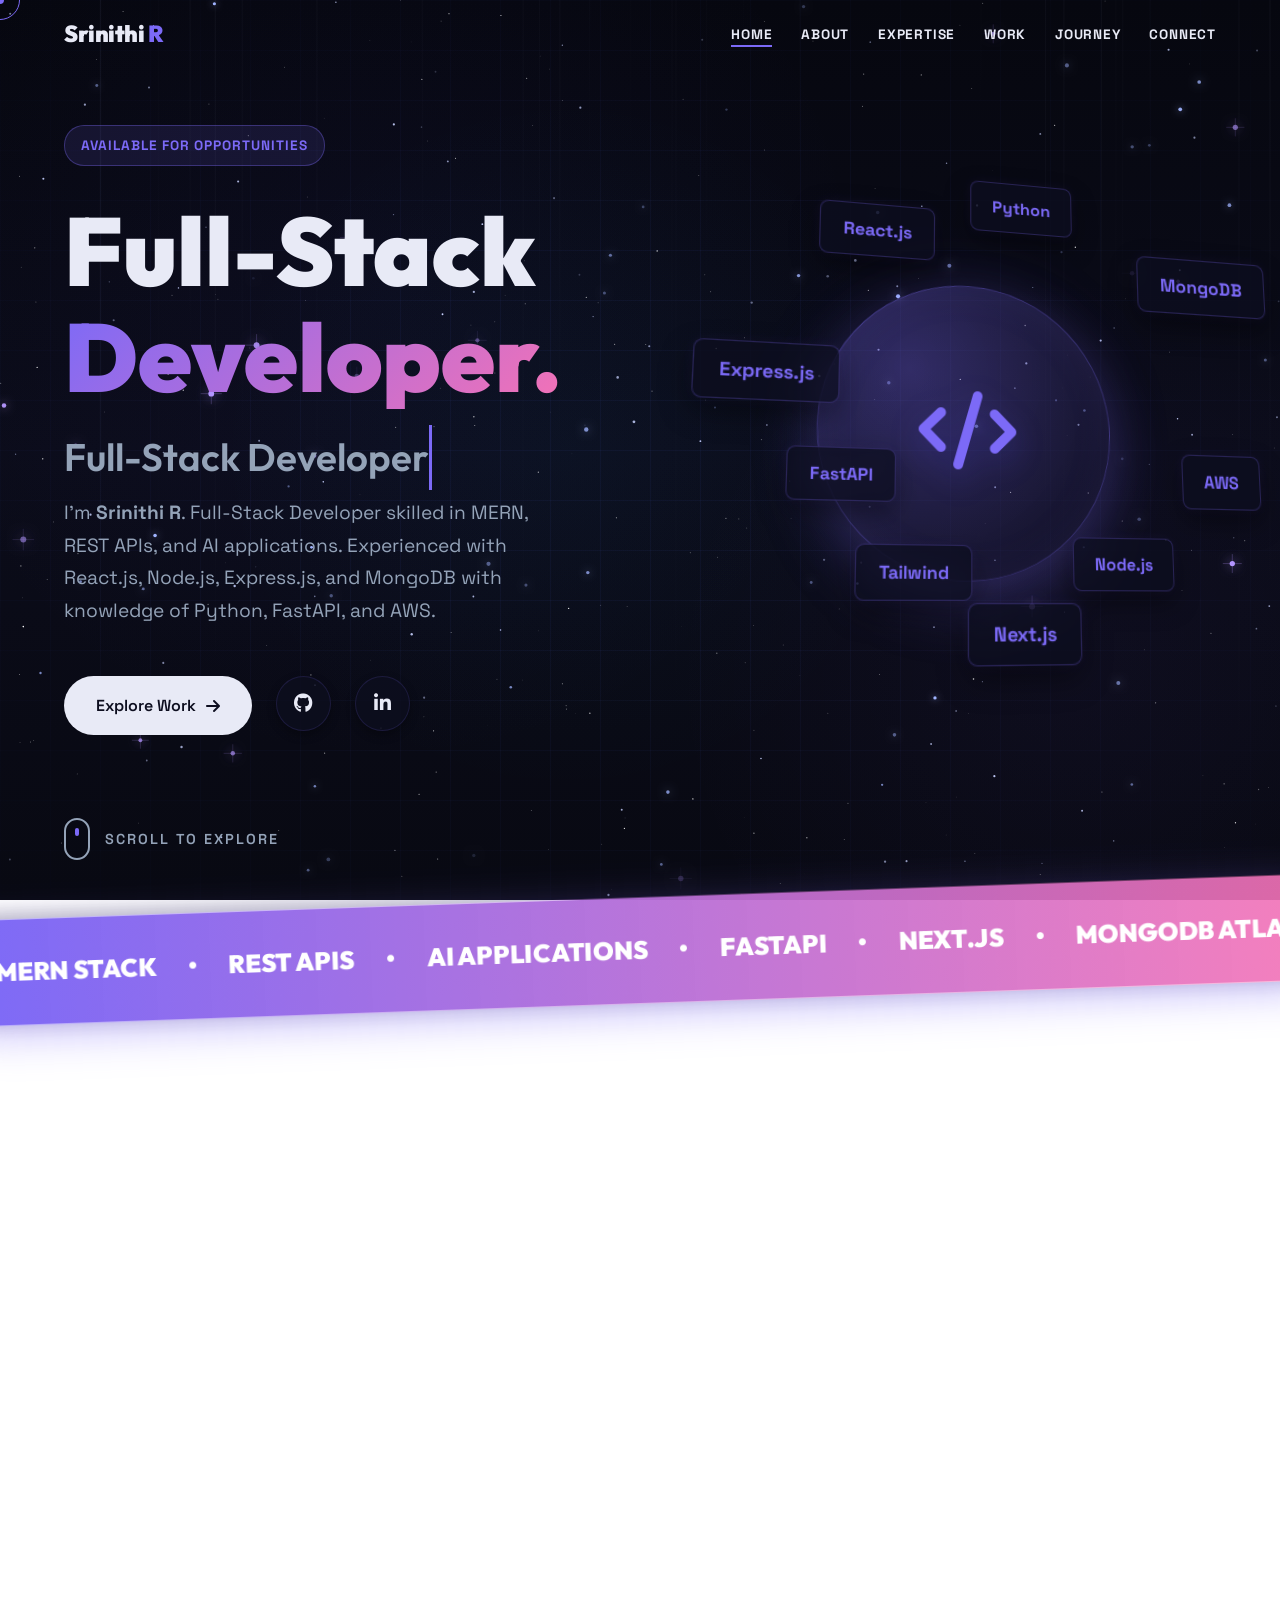
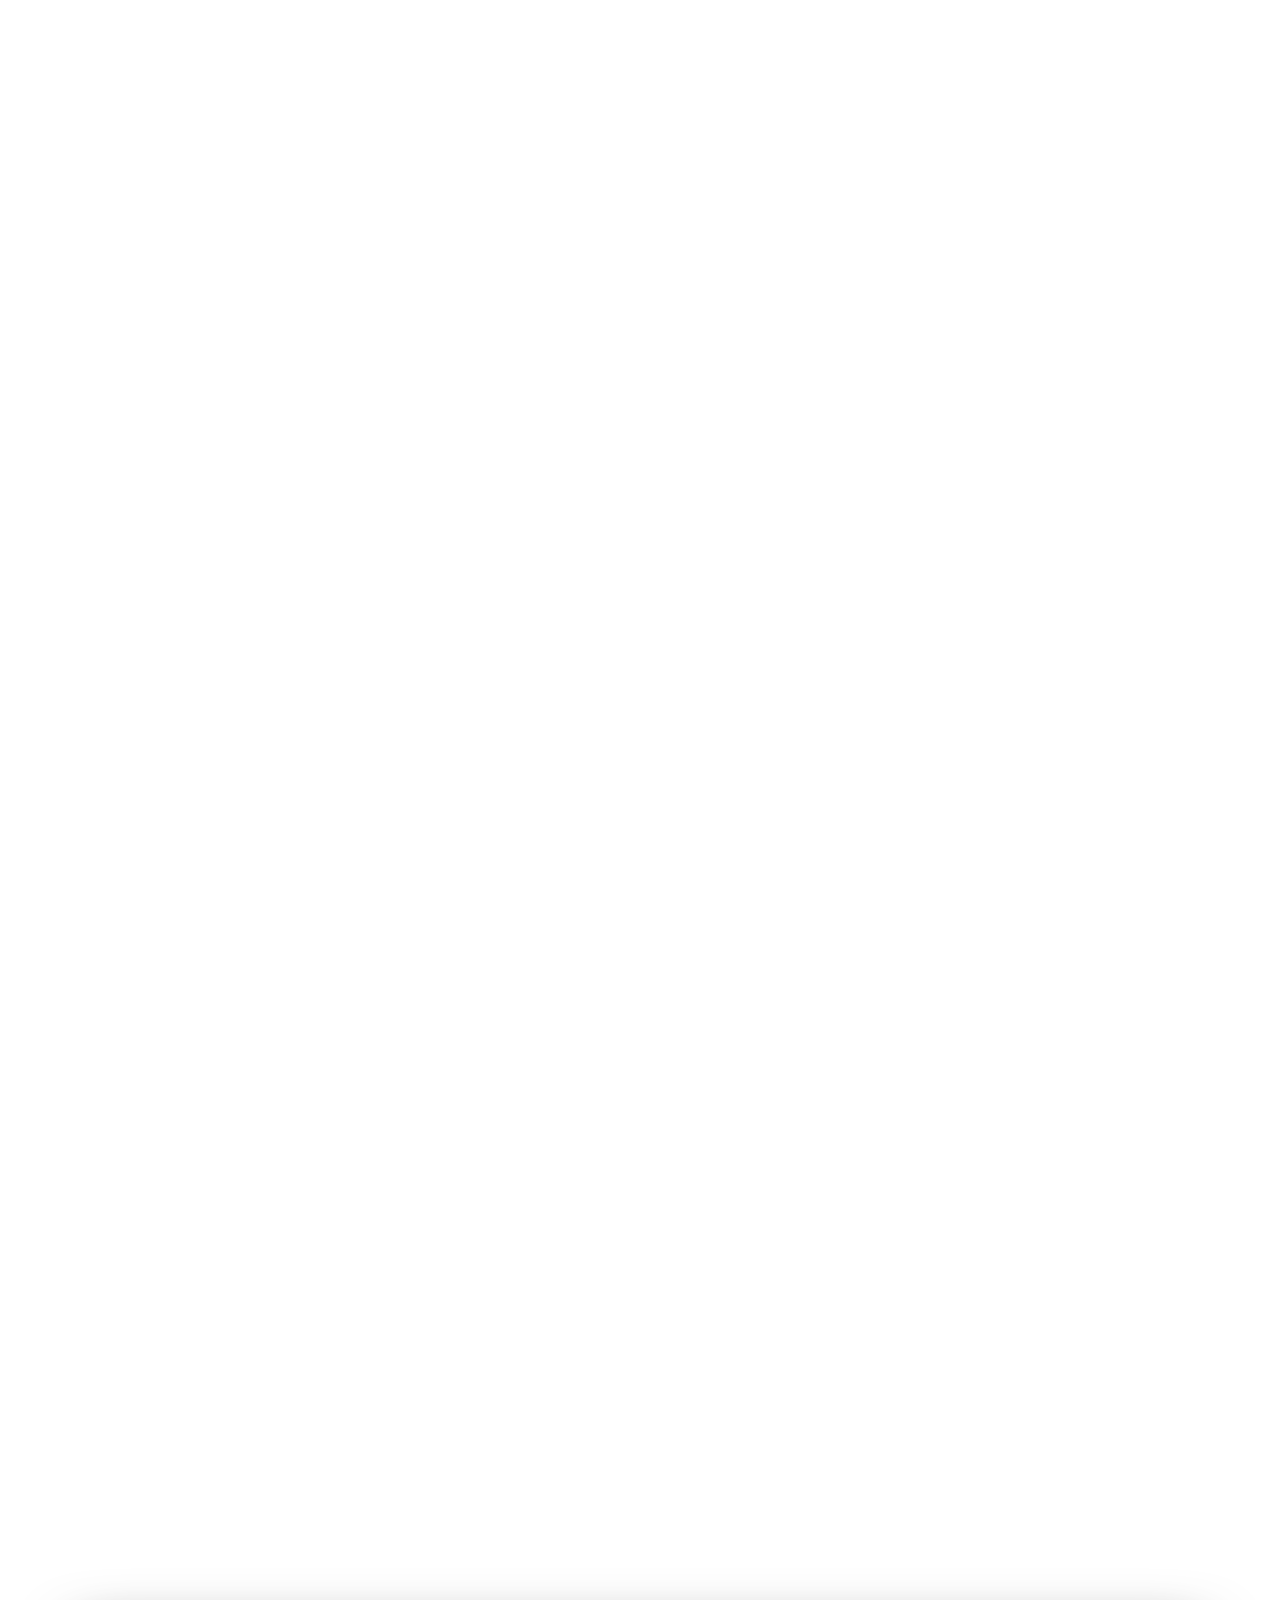
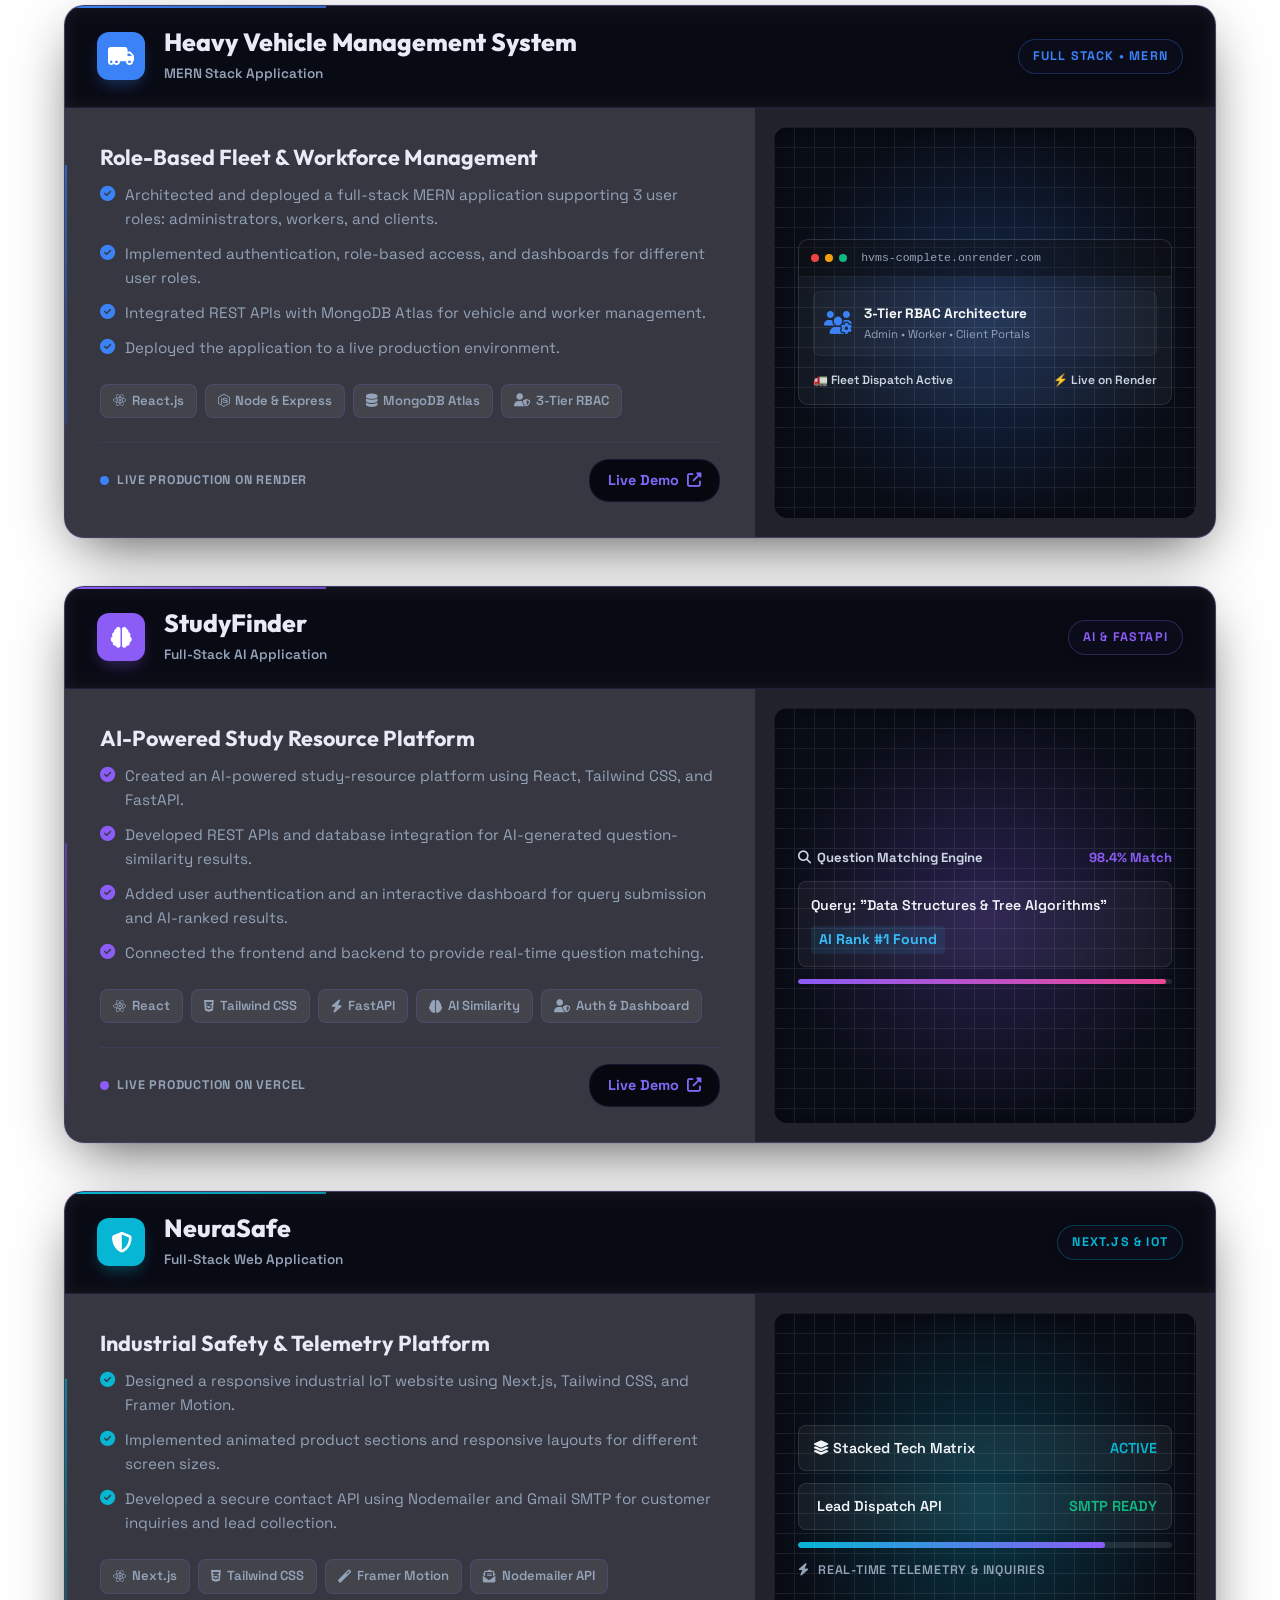
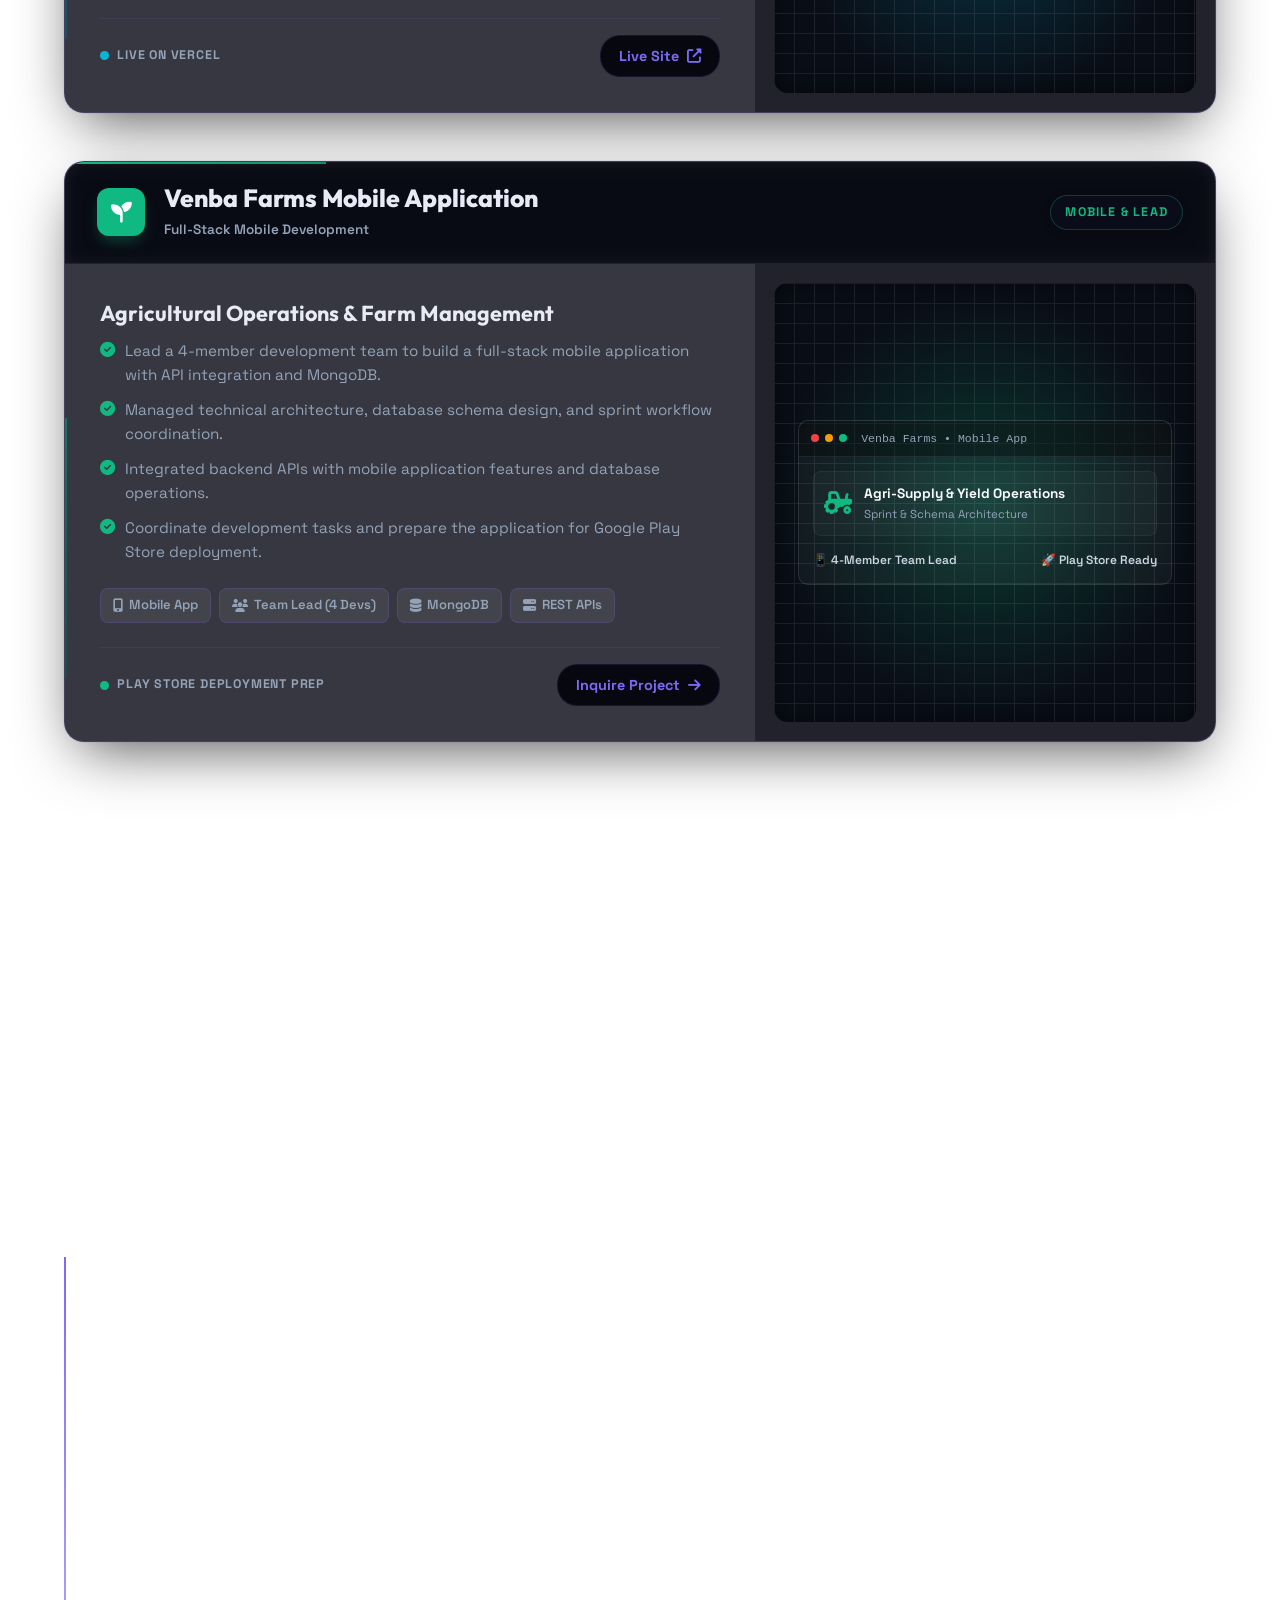
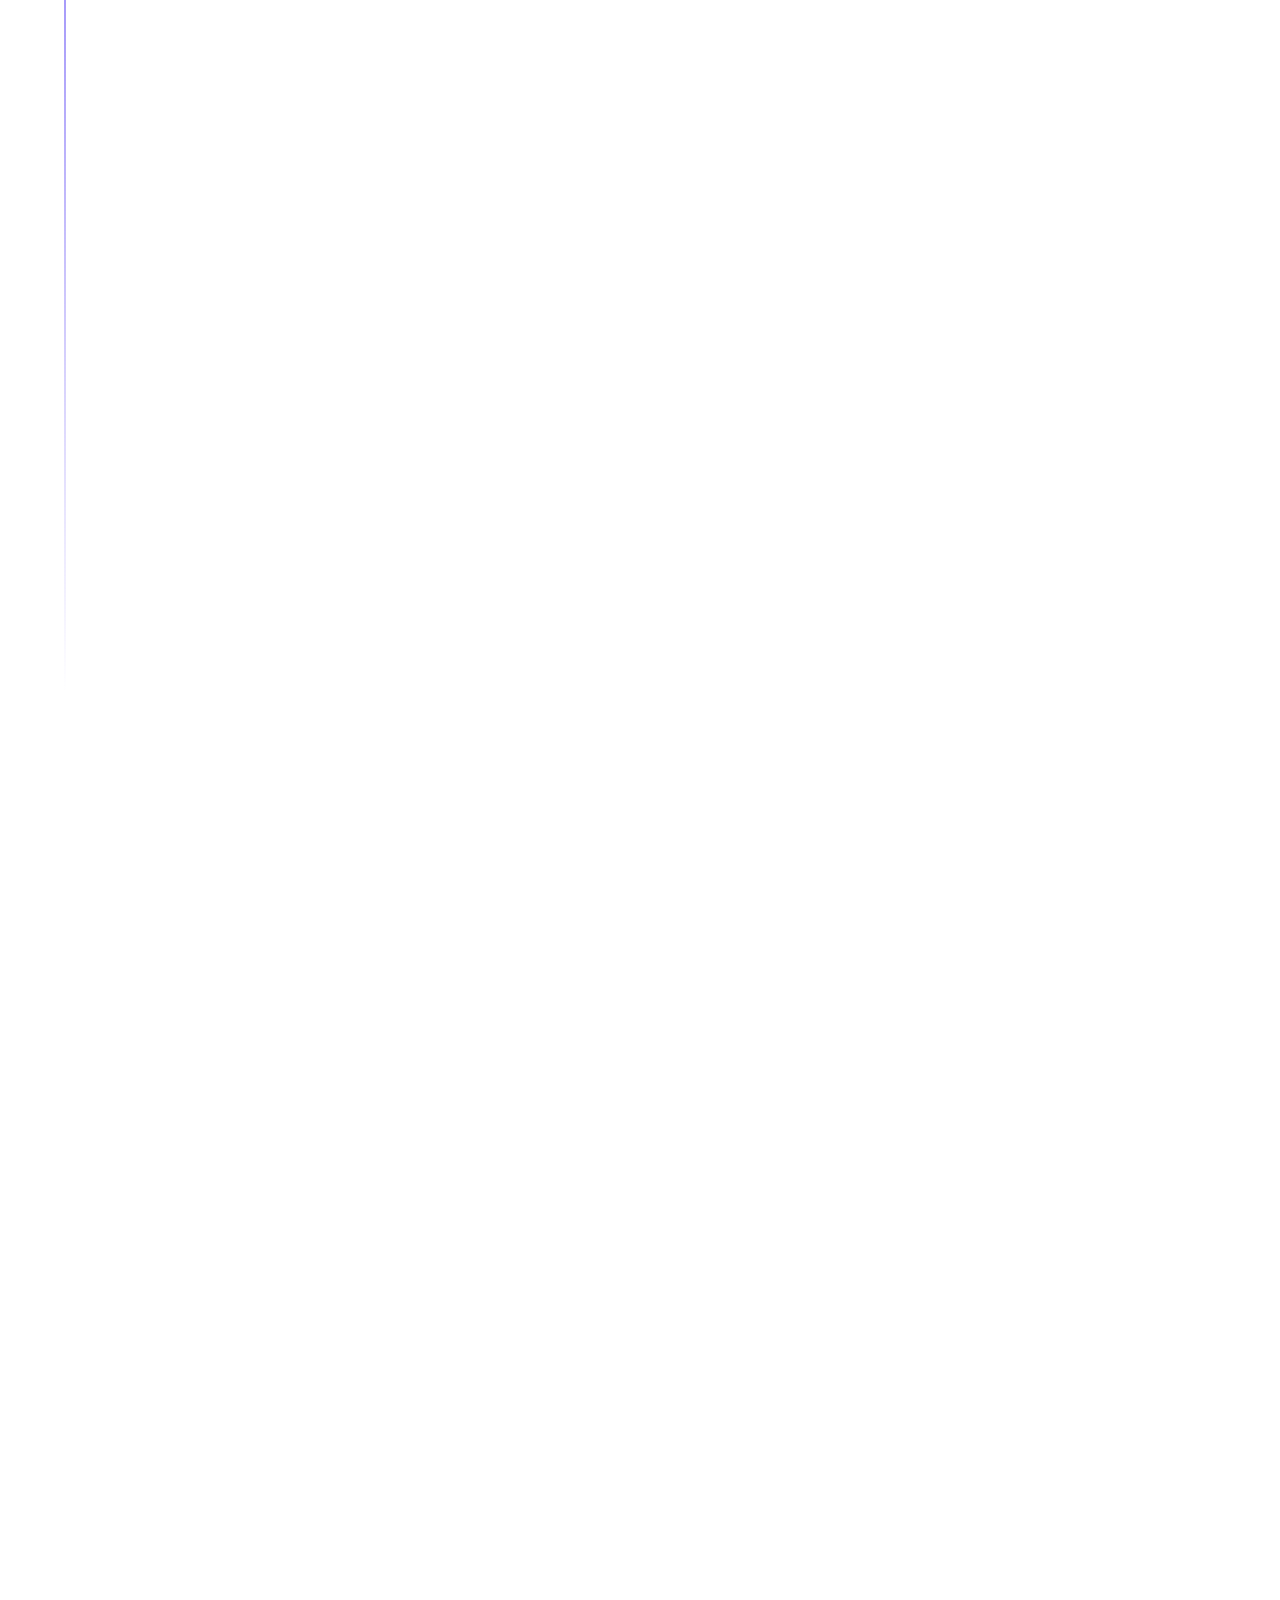
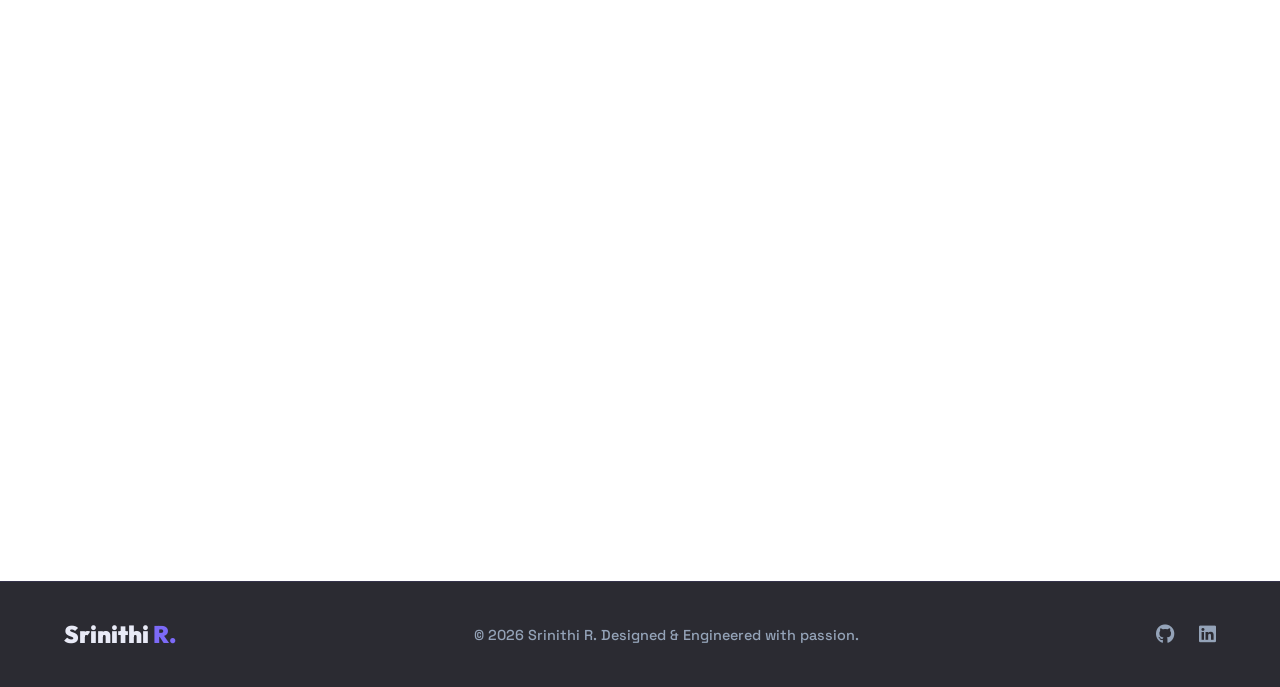
<file: index.html>
<!DOCTYPE html>
<html lang="en">
<head>
    <meta charset="UTF-8">
    <meta name="viewport" content="width=device-width, initial-scale=1.0">
    <title>Srinithi R | Full-Stack Developer</title>
    <meta name="description" content="Portfolio of Srinithi R, a Full-Stack Developer skilled in MERN, REST APIs, and AI applications.">
    <!-- Google Fonts -->
    <link rel="preconnect" href="https://fonts.googleapis.com">
    <link rel="preconnect" href="https://fonts.gstatic.com" crossorigin>
    <link href="https://fonts.googleapis.com/css2?family=Space+Grotesk:wght@300;400;600;700&family=Outfit:wght@300;400;700;900&display=swap" rel="stylesheet">
    <!-- FontAwesome -->
    <link rel="stylesheet" href="https://cdnjs.cloudflare.com/ajax/libs/font-awesome/6.4.0/css/all.min.css">
    <!-- Custom CSS -->
    <link rel="stylesheet" href="index.css">
</head>
<body>
    <!-- Custom Cursor -->
    <div class="cursor-dot"></div>
    <div class="cursor-outline"></div>

    <!-- Interactive Canvas Background -->
    <canvas id="bg-canvas"></canvas>

    <!-- Animated Grid Overlay -->
    <div class="grid-overlay"></div>

    <!-- Navigation -->
    <nav id="navbar">
        <div class="nav-container">
            <a href="#home" class="logo magnetic">Srinithi <span>R</span></a>
            <ul class="nav-links">
                <li><a href="#home" class="magnetic-text">Home</a></li>
                <li><a href="#about" class="magnetic-text">About</a></li>
                <li><a href="#skills" class="magnetic-text">Expertise</a></li>
                <li><a href="#projects" class="magnetic-text">Work</a></li>
                <li><a href="#experience" class="magnetic-text">Journey</a></li>
                <li><a href="#contact" class="magnetic-text">Connect</a></li>
            </ul>
            <div class="hamburger">
                <span class="bar"></span>
                <span class="bar"></span>
                <span class="bar"></span>
            </div>
        </div>
    </nav>

    <!-- Hero Section -->
    <section id="home" class="hero section">
        <div class="container hero-container">
            <div class="hero-content">
                <div class="badge reveal-up">Available for opportunities</div>
                <h1 class="name reveal-up" style="transition-delay: 0.1s;">
                    Full-Stack<br>
                    <span class="gradient-text">Developer.</span>
                </h1>
                <h2 class="role reveal-up" style="transition-delay: 0.2s;">
                    <span class="typing-text"></span><span class="cursor-blink">&nbsp;</span>
                </h2>
                <p class="summary reveal-up" style="transition-delay: 0.3s;">I'm <strong>Srinithi R</strong>. Full-Stack Developer skilled in MERN, REST APIs, and AI applications. Experienced with React.js, Node.js, Express.js, and MongoDB with knowledge of Python, FastAPI, and AWS.</p>
                <div class="hero-btns reveal-up" style="transition-delay: 0.4s;">
                    <a href="#projects" class="btn primary-btn magnetic">Explore Work <i class="fas fa-arrow-right"></i></a>
                    <a href="https://github.com/Srinithi-29" target="_blank" class="btn icon-btn magnetic"><i class="fab fa-github"></i></a>
                    <a href="https://www.linkedin.com/in/srinithi-rathinam-415b652a2" target="_blank" class="btn icon-btn magnetic"><i class="fab fa-linkedin-in"></i></a>
                </div>
            </div>
            
            <!-- 3D Floating Element -->
            <div class="hero-visual reveal-right" style="transition-delay: 0.3s;">
                <div class="sphere-wrapper magnetic-area">
                    <div class="glass-sphere">
                        <div class="sphere-inner"><i class="fas fa-code"></i></div>
                    </div>
                    <div class="floating-tag tag-1">React.js</div>
                    <div class="floating-tag tag-2">Node.js</div>
                    <div class="floating-tag tag-3">Express.js</div>
                    <div class="floating-tag tag-4">MongoDB</div>
                    <div class="floating-tag tag-5">FastAPI</div>
                    <div class="floating-tag tag-6">Python</div>
                    <div class="floating-tag tag-7">Next.js</div>
                    <div class="floating-tag tag-8">AWS</div>
                    <div class="floating-tag tag-9">Tailwind</div>
                </div>
            </div>
        </div>
        
        <div class="scroll-indicator">
            <div class="mouse">
                <div class="wheel"></div>
            </div>
            <p>Scroll to explore</p>
        </div>
    </section>

    <!-- Marquee Divider -->
    <div class="marquee-container">
        <div class="marquee">
            <span>MERN STACK</span> • <span>REST APIS</span> • <span>AI APPLICATIONS</span> • <span>FASTAPI</span> • <span>NEXT.JS</span> • <span>MONGODB ATLAS</span> • 
            <span>MERN STACK</span> • <span>REST APIS</span> • <span>AI APPLICATIONS</span> • <span>FASTAPI</span> • <span>NEXT.JS</span> • <span>MONGODB ATLAS</span> • 
        </div>
    </div>

    <!-- About Section -->
    <section id="about" class="about section">
        <div class="container">
            <h2 class="section-title outline-title reveal-up">01. <span>About</span></h2>
            <div class="about-grid">
                <div class="about-visual reveal-left">
                    <div class="image-frame tilt-element">
                        <div class="frame-content">
                            <h2>Srinithi R</h2>
                            <p>B.E. Computer Science '27</p>
                            <p class="college-sub">Nandha Engineering College</p>
                            <p class="location"><i class="fas fa-map-marker-alt"></i> Erode, Tamil Nadu, India</p>
                        </div>
                    </div>
                </div>
                <div class="about-text reveal-right">
                    <h3 class="gradient-text">Engineering with Purpose & Precision</h3>
                    <p>Full-Stack Developer skilled in MERN, REST APIs, and AI applications. Experienced with React.js, Node.js, Express.js, and MongoDB. Knowledge of Python, FastAPI, and AWS. Strong in API integration, database design, debugging, and team collaboration.</p>
                    
                    <div class="interests-container">
                        <h4>Interests & Passion Areas:</h4>
                        <div class="interests-tags">
                            <span class="glitch-tag" data-text="Full-Stack Dev">Full-Stack Dev</span>
                            <span class="glitch-tag" data-text="AI & ML">AI & ML</span>
                            <span class="glitch-tag" data-text="New Tech">New Tech</span>
                            <span class="glitch-tag" data-text="Social Welfare">Social Welfare</span>
                        </div>
                    </div>
                </div>
            </div>
        </div>
    </section>

    <!-- Skills Section -->
    <section id="skills" class="skills section">
        <div class="container">
            <h2 class="section-title outline-title reveal-up">02. <span>Technical Skills</span></h2>
            
            <div class="skills-showcase">
                <!-- Frontend -->
                <div class="skill-pillar tilt-element reveal-up">
                    <div class="pillar-icon"><i class="fas fa-laptop-code"></i></div>
                    <h3>Frontend</h3>
                    <div class="skill-bar-container">
                        <div class="skill-label">React.js & Next.js</div>
                        <div class="skill-bar"><div class="skill-fill" style="width: 90%"></div></div>
                    </div>
                    <div class="skill-bar-container">
                        <div class="skill-label">HTML5 & CSS3</div>
                        <div class="skill-bar"><div class="skill-fill" style="width: 92%"></div></div>
                    </div>
                    <div class="skill-bar-container">
                        <div class="skill-label">Tailwind CSS & Framer Motion</div>
                        <div class="skill-bar"><div class="skill-fill" style="width: 88%"></div></div>
                    </div>
                </div>

                <!-- Backend & APIs -->
                <div class="skill-pillar tilt-element reveal-up" style="transition-delay: 0.1s;">
                    <div class="pillar-icon"><i class="fas fa-server"></i></div>
                    <h3>Backend & APIs</h3>
                    <div class="skill-bar-container">
                        <div class="skill-label">Node.js & Express.js</div>
                        <div class="skill-bar"><div class="skill-fill" style="width: 88%"></div></div>
                    </div>
                    <div class="skill-bar-container">
                        <div class="skill-label">FastAPI & Python</div>
                        <div class="skill-bar"><div class="skill-fill" style="width: 82%"></div></div>
                    </div>
                    <div class="skill-bar-container">
                        <div class="skill-label">REST API Design & Integration</div>
                        <div class="skill-bar"><div class="skill-fill" style="width: 90%"></div></div>
                    </div>
                </div>

                <!-- Databases, Cloud & Core -->
                <div class="skill-pillar tilt-element reveal-up" style="transition-delay: 0.2s;">
                    <div class="pillar-icon"><i class="fas fa-database"></i></div>
                    <h3>Cloud, DB & Core</h3>
                    <div class="skill-tags">
                        <span>MongoDB Atlas</span>
                        <span>MS SQL</span>
                        <span>Java</span>
                        <span>Python</span>
                        <span>C</span>
                        <span>JavaScript</span>
                        <span>Git & GitHub</span>
                        <span>AWS (EC2, S3)</span>

                    </div>
                </div>
            </div>
        </div>
    </section>

    <!-- Projects Section -->
    <section id="projects" class="projects section">
        <div class="container">
            <h2 class="section-title outline-title reveal-up">03. <span>Selected Work</span></h2>
            
            <div class="creative-projects stacked-cards-container">
                <!-- Project 1: Heavy Vehicle Management System -->
                <div class="project-card-sticky" style="--card-index: 0; --card-accent: #3b82f6; --card-shadow: rgba(59, 130, 246, 0.22);">
                    <!-- Glowing Sharp Border Trace SVG Animation -->
                    <svg class="card-border-svg" fill="none">
                        <defs>
                            <linearGradient id="proj-grad-0" x1="0%" y1="0%" x2="100%" y2="100%">
                                <stop offset="0%" stop-color="#3b82f6" />
                                <stop offset="100%" stop-color="transparent" />
                            </linearGradient>
                        </defs>
                        <rect x="1" y="1" width="calc(100% - 2px)" height="calc(100% - 2px)" rx="0" stroke="url(#proj-grad-0)" stroke-width="2" class="border-trace-rect" />
                    </svg>

                    <!-- Header -->
                    <div class="project-card-header">
                        <div class="project-header-left">
                            <span class="project-icon-box" style="background-color: #3b82f6; box-shadow: 0 8px 16px -4px rgba(59, 130, 246, 0.35);">
                                <i class="fas fa-truck-moving"></i>
                            </span>
                            <div>
                                <h3 class="project-title">Heavy Vehicle Management System</h3>
                                <span class="project-year-label">MERN Stack Application</span>
                            </div>
                        </div>
                        <span class="project-tag-badge" style="color: #3b82f6; border-color: rgba(59, 130, 246, 0.3);">
                            Full Stack • MERN
                        </span>
                    </div>

                    <!-- Body -->
                    <div class="project-card-body">
                        <!-- Left: Info -->
                        <div class="project-info-col">
                            <div class="project-info-content">
                                <h4 class="project-subtitle">Role-Based Fleet & Workforce Management</h4>
                                <ul class="project-bullets">
                                    <li><i class="fas fa-check-circle" style="color: #3b82f6;"></i> Architected and deployed a full-stack MERN application supporting 3 user roles: administrators, workers, and clients.</li>
                                    <li><i class="fas fa-check-circle" style="color: #3b82f6;"></i> Implemented authentication, role-based access, and dashboards for different user roles.</li>
                                    <li><i class="fas fa-check-circle" style="color: #3b82f6;"></i> Integrated REST APIs with MongoDB Atlas for vehicle and worker management.</li>
                                    <li><i class="fas fa-check-circle" style="color: #3b82f6;"></i> Deployed the application to a live production environment.</li>
                                </ul>
                                <div class="project-tech-pills">
                                    <span><i class="fab fa-react"></i> React.js</span>
                                    <span><i class="fab fa-node-js"></i> Node & Express</span>
                                    <span><i class="fas fa-database"></i> MongoDB Atlas</span>
                                    <span><i class="fas fa-user-shield"></i> 3-Tier RBAC</span>
                                </div>
                            </div>
                            <div class="project-meta-footer">
                                <div class="project-status">
                                    <span class="status-pulse-dot" style="background-color: #3b82f6;"></span>
                                    <span class="status-text">Live Production on Render</span>
                                </div>
                                <div class="project-links-group">
                                    <a href="https://hvms-complete.onrender.com/" target="_blank" class="btn-card-action magnetic">Live Demo <i class="fas fa-external-link-alt"></i></a>
                                </div>
                            </div>
                        </div>

                        <!-- Right: Visual Preview Showcase -->
                        <div class="project-visual-col">
                            <div class="project-visual-box">
                                <div class="visual-glow-radial" style="background: radial-gradient(circle at center, rgba(59, 130, 246, 0.25) 0%, transparent 70%);"></div>
                                <div class="visual-grid-overlay"></div>
                                <div class="visual-inner-content">
                                    <div class="ecommerce-preview-card">
                                        <div class="mockup-header-bar">
                                            <span class="dot-red"></span>
                                            <span class="dot-yellow"></span>
                                            <span class="dot-green"></span>
                                            <span class="mockup-url">hvms-complete.onrender.com</span>
                                        </div>
                                        <div class="mockup-body-items">
                                            <div class="mockup-product-item">
                                                <i class="fas fa-users-cog" style="color: #3b82f6;"></i>
                                                <div class="mockup-product-info">
                                                    <span>3-Tier RBAC Architecture</span>
                                                    <small>Admin • Worker • Client Portals</small>
                                                </div>
                                            </div>
                                            <div class="mockup-stats-row">
                                                <span>🚛 Fleet Dispatch Active</span>
                                                <span>⚡ Live on Render</span>
                                            </div>
                                        </div>
                                    </div>
                                </div>
                            </div>
                        </div>
                    </div>
                </div>

                <!-- Project 2: StudyFinder -->
                <div class="project-card-sticky" style="--card-index: 1; --card-accent: #8b5cf6; --card-shadow: rgba(139, 92, 246, 0.22);">
                    <!-- Glowing Sharp Border Trace SVG Animation -->
                    <svg class="card-border-svg" fill="none">
                        <defs>
                            <linearGradient id="proj-grad-1" x1="0%" y1="0%" x2="100%" y2="100%">
                                <stop offset="0%" stop-color="#8b5cf6" />
                                <stop offset="100%" stop-color="transparent" />
                            </linearGradient>
                        </defs>
                        <rect x="1" y="1" width="calc(100% - 2px)" height="calc(100% - 2px)" rx="0" stroke="url(#proj-grad-1)" stroke-width="2" class="border-trace-rect" />
                    </svg>

                    <!-- Header -->
                    <div class="project-card-header">
                        <div class="project-header-left">
                            <span class="project-icon-box" style="background-color: #8b5cf6; box-shadow: 0 8px 16px -4px rgba(139, 92, 246, 0.35);">
                                <i class="fas fa-brain"></i>
                            </span>
                            <div>
                                <h3 class="project-title">StudyFinder</h3>
                                <span class="project-year-label">Full-Stack AI Application</span>
                            </div>
                        </div>
                        <span class="project-tag-badge" style="color: #8b5cf6; border-color: rgba(139, 92, 246, 0.3);">
                            AI & FastAPI
                        </span>
                    </div>

                    <!-- Body -->
                    <div class="project-card-body">
                        <!-- Left: Info -->
                        <div class="project-info-col">
                            <div class="project-info-content">
                                <h4 class="project-subtitle">AI-Powered Study Resource Platform</h4>
                                <ul class="project-bullets">
                                    <li><i class="fas fa-check-circle" style="color: #8b5cf6;"></i> Created an AI-powered study-resource platform using React, Tailwind CSS, and FastAPI.</li>
                                    <li><i class="fas fa-check-circle" style="color: #8b5cf6;"></i> Developed REST APIs and database integration for AI-generated question-similarity results.</li>
                                    <li><i class="fas fa-check-circle" style="color: #8b5cf6;"></i> Added user authentication and an interactive dashboard for query submission and AI-ranked results.</li>
                                    <li><i class="fas fa-check-circle" style="color: #8b5cf6;"></i> Connected the frontend and backend to provide real-time question matching.</li>
                                </ul>
                                <div class="project-tech-pills">
                                    <span><i class="fab fa-react"></i> React</span>
                                    <span><i class="fab fa-css3-alt"></i> Tailwind CSS</span>
                                    <span><i class="fas fa-bolt"></i> FastAPI</span>
                                    <span><i class="fas fa-brain"></i> AI Similarity</span>
                                    <span><i class="fas fa-user-shield"></i> Auth & Dashboard</span>
                                </div>
                            </div>
                            <div class="project-meta-footer">
                                <div class="project-status">
                                    <span class="status-pulse-dot" style="background-color: #8b5cf6;"></span>
                                    <span class="status-text">Live Production on Vercel</span>
                                </div>
                                <div class="project-links-group">
                                    <a href="https://question-finder-six.vercel.app/" target="_blank" class="btn-card-action magnetic">Live Demo <i class="fas fa-external-link-alt"></i></a>
                                </div>
                            </div>
                        </div>

                        <!-- Right: Visual Preview Showcase -->
                        <div class="project-visual-col">
                            <div class="project-visual-box">
                                <div class="visual-glow-radial" style="background: radial-gradient(circle at center, rgba(139, 92, 246, 0.25) 0%, transparent 70%);"></div>
                                <div class="visual-grid-overlay"></div>
                                <div class="visual-inner-content">
                                    <div class="ai-inference-preview">
                                        <div class="ai-scan-header">
                                            <span class="ai-badge"><i class="fas fa-search"></i> Question Matching Engine</span>
                                            <span class="ai-confidence" style="color: #8b5cf6;">98.4% Match</span>
                                        </div>
                                        <div class="ai-scan-body">
                                            <div class="manuscript-sample">
                                                <span>Query: "Data Structures & Tree Algorithms"</span>
                                                <span class="output-text">AI Rank #1 Found</span>
                                            </div>
                                        </div>
                                        <div class="ai-progress-track">
                                            <div class="ai-progress-fill" style="background: linear-gradient(90deg, #8b5cf6, #ec4899); width: 98.4%;"></div>
                                        </div>
                                    </div>
                                </div>
                            </div>
                        </div>
                    </div>
                </div>

                <!-- Project 3: NeuraSafe -->
                <div class="project-card-sticky" style="--card-index: 2; --card-accent: #06b6d4; --card-shadow: rgba(6, 182, 212, 0.22);">
                    <!-- Glowing Sharp Border Trace SVG Animation -->
                    <svg class="card-border-svg" fill="none">
                        <defs>
                            <linearGradient id="proj-grad-2" x1="0%" y1="0%" x2="100%" y2="100%">
                                <stop offset="0%" stop-color="#06b6d4" />
                                <stop offset="100%" stop-color="transparent" />
                            </linearGradient>
                        </defs>
                        <rect x="1" y="1" width="calc(100% - 2px)" height="calc(100% - 2px)" rx="0" stroke="url(#proj-grad-2)" stroke-width="2" class="border-trace-rect" />
                    </svg>

                    <!-- Header -->
                    <div class="project-card-header">
                        <div class="project-header-left">
                            <span class="project-icon-box" style="background-color: #06b6d4; box-shadow: 0 8px 16px -4px rgba(6, 182, 212, 0.35);">
                                <i class="fas fa-shield-alt"></i>
                            </span>
                            <div>
                                <h3 class="project-title">NeuraSafe</h3>
                                <span class="project-year-label">Full-Stack Web Application</span>
                            </div>
                        </div>
                        <span class="project-tag-badge" style="color: #06b6d4; border-color: rgba(6, 182, 212, 0.3);">
                            Next.js & IoT
                        </span>
                    </div>

                    <!-- Body -->
                    <div class="project-card-body">
                        <!-- Left: Info -->
                        <div class="project-info-col">
                            <div class="project-info-content">
                                <h4 class="project-subtitle">Industrial Safety & Telemetry Platform</h4>
                                <ul class="project-bullets">
                                    <li><i class="fas fa-check-circle" style="color: #06b6d4;"></i> Designed a responsive industrial IoT website using Next.js, Tailwind CSS, and Framer Motion.</li>
                                    <li><i class="fas fa-check-circle" style="color: #06b6d4;"></i> Implemented animated product sections and responsive layouts for different screen sizes.</li>
                                    <li><i class="fas fa-check-circle" style="color: #06b6d4;"></i> Developed a secure contact API using Nodemailer and Gmail SMTP for customer inquiries and lead collection.</li>
                                </ul>
                                <div class="project-tech-pills">
                                    <span><i class="fab fa-react"></i> Next.js</span>
                                    <span><i class="fab fa-css3-alt"></i> Tailwind CSS</span>
                                    <span><i class="fas fa-magic"></i> Framer Motion</span>
                                    <span><i class="fas fa-envelope-open-text"></i> Nodemailer API</span>
                                </div>
                            </div>
                            <div class="project-meta-footer">
                                <div class="project-status">
                                    <span class="status-pulse-dot" style="background-color: #06b6d4;"></span>
                                    <span class="status-text">Live on Vercel</span>
                                </div>
                                <div class="project-links-group">
                                    <a href="https://neura-safe.vercel.app/" target="_blank" class="btn-card-action magnetic">Live Site <i class="fas fa-external-link-alt"></i></a>
                                </div>
                            </div>
                        </div>

                        <!-- Right: Visual Preview Showcase -->
                        <div class="project-visual-col">
                            <div class="project-visual-box">
                                <div class="visual-glow-radial" style="background: radial-gradient(circle at center, rgba(6, 182, 212, 0.25) 0%, transparent 70%);"></div>
                                <div class="visual-grid-overlay"></div>
                                <div class="visual-inner-content">
                                    <div class="sensor-dashboard-preview">
                                        <div class="telemetry-chip">
                                            <span class="telemetry-label"><i class="fas fa-layer-group"></i> Stacked Tech Matrix</span>
                                            <span class="telemetry-val" style="color: #06b6d4;">ACTIVE</span>
                                        </div>
                                        <div class="telemetry-chip">
                                            <span class="telemetry-label"><i class="fas fa-envelope-check"></i> Lead Dispatch API</span>
                                            <span class="telemetry-val" style="color: #10b981;">SMTP READY</span>
                                        </div>
                                        <div class="telemetry-graph-bar">
                                            <div class="graph-line" style="background: linear-gradient(90deg, #06b6d4, #8b5cf6);"></div>
                                        </div>
                                        <div class="telemetry-badge-alert">
                                            <i class="fas fa-bolt"></i> Real-time Telemetry & Inquiries
                                        </div>
                                    </div>
                                </div>
                            </div>
                        </div>
                    </div>
                </div>

                <!-- Project 4: Venba Farms Mobile Application -->
                <div class="project-card-sticky" style="--card-index: 3; --card-accent: #10b981; --card-shadow: rgba(16, 185, 129, 0.22);">
                    <!-- Glowing Sharp Border Trace SVG Animation -->
                    <svg class="card-border-svg" fill="none">
                        <defs>
                            <linearGradient id="proj-grad-3" x1="0%" y1="0%" x2="100%" y2="100%">
                                <stop offset="0%" stop-color="#10b981" />
                                <stop offset="100%" stop-color="transparent" />
                            </linearGradient>
                        </defs>
                        <rect x="1" y="1" width="calc(100% - 2px)" height="calc(100% - 2px)" rx="0" stroke="url(#proj-grad-3)" stroke-width="2" class="border-trace-rect" />
                    </svg>

                    <!-- Header -->
                    <div class="project-card-header">
                        <div class="project-header-left">
                            <span class="project-icon-box" style="background-color: #10b981; box-shadow: 0 8px 16px -4px rgba(16, 185, 129, 0.35);">
                                <i class="fas fa-seedling"></i>
                            </span>
                            <div>
                                <h3 class="project-title">Venba Farms Mobile Application</h3>
                                <span class="project-year-label">Full-Stack Mobile Development</span>
                            </div>
                        </div>
                        <span class="project-tag-badge" style="color: #10b981; border-color: rgba(16, 185, 129, 0.3);">
                            Mobile & Lead
                        </span>
                    </div>

                    <!-- Body -->
                    <div class="project-card-body">
                        <!-- Left: Info -->
                        <div class="project-info-col">
                            <div class="project-info-content">
                                <h4 class="project-subtitle">Agricultural Operations & Farm Management</h4>
                                <ul class="project-bullets">
                                    <li><i class="fas fa-check-circle" style="color: #10b981;"></i> Lead a 4-member development team to build a full-stack mobile application with API integration and MongoDB.</li>
                                    <li><i class="fas fa-check-circle" style="color: #10b981;"></i> Managed technical architecture, database schema design, and sprint workflow coordination.</li>
                                    <li><i class="fas fa-check-circle" style="color: #10b981;"></i> Integrated backend APIs with mobile application features and database operations.</li>
                                    <li><i class="fas fa-check-circle" style="color: #10b981;"></i> Coordinate development tasks and prepare the application for Google Play Store deployment.</li>
                                </ul>
                                <div class="project-tech-pills">
                                    <span><i class="fas fa-mobile-alt"></i> Mobile App</span>
                                    <span><i class="fas fa-users"></i> Team Lead (4 Devs)</span>
                                    <span><i class="fas fa-database"></i> MongoDB</span>
                                    <span><i class="fas fa-server"></i> REST APIs</span>
                                </div>
                            </div>
                            <div class="project-meta-footer">
                                <div class="project-status">
                                    <span class="status-pulse-dot" style="background-color: #10b981;"></span>
                                    <span class="status-text">Play Store Deployment Prep</span>
                                </div>
                                <div class="project-links-group">
                                    <a href="#contact" class="btn-card-action magnetic">Inquire Project <i class="fas fa-arrow-right"></i></a>
                                </div>
                            </div>
                        </div>

                        <!-- Right: Visual Preview Showcase -->
                        <div class="project-visual-col">
                            <div class="project-visual-box">
                                <div class="visual-glow-radial" style="background: radial-gradient(circle at center, rgba(16, 185, 129, 0.25) 0%, transparent 70%);"></div>
                                <div class="visual-grid-overlay"></div>
                                <div class="visual-inner-content">
                                    <div class="ecommerce-preview-card">
                                        <div class="mockup-header-bar">
                                            <span class="dot-red"></span>
                                            <span class="dot-yellow"></span>
                                            <span class="dot-green"></span>
                                            <span class="mockup-url">Venba Farms • Mobile App</span>
                                        </div>
                                        <div class="mockup-body-items">
                                            <div class="mockup-product-item">
                                                <i class="fas fa-tractor" style="color: #10b981;"></i>
                                                <div class="mockup-product-info">
                                                    <span>Agri-Supply & Yield Operations</span>
                                                    <small>Sprint & Schema Architecture</small>
                                                </div>
                                            </div>
                                            <div class="mockup-stats-row">
                                                <span>📱 4-Member Team Lead</span>
                                                <span>🚀 Play Store Ready</span>
                                            </div>
                                        </div>
                                    </div>
                                </div>
                            </div>
                        </div>
                    </div>
                </div>
            </div>
        </div>
    </section>

    <!-- Journey Section -->
    <section id="experience" class="journey section">
        <div class="container">
            <h2 class="section-title outline-title reveal-up">04. <span>Internship Experience</span></h2>
            
            <div class="journey-track">
                <!-- Internship 1: SkillVertex -->
                <div class="journey-node reveal-up">
                    <div class="node-point"></div>
                    <div class="node-content glass-panel tilt-element">
                        <div class="node-date">3 Months | 2 Months Training + 1 Month Internship</div>
                        <h3>SkillVertex</h3>
                        <h4>Full-Stack Development Intern</h4>
                        <ul class="journey-bullets">
                            <li>Contributed to frontend development, backend logic, and REST API integration.</li>
                            <li>Debugged and resolved issues in real-time applications, strengthening production troubleshooting skills.</li>
                        </ul>
                    </div>
                </div>

                <!-- Internship 2: Nextskill -->
                <div class="journey-node reveal-up" style="transition-delay: 0.15s;">
                    <div class="node-point"></div>
                    <div class="node-content glass-panel tilt-element">
                        <div class="node-date">15 Days Internship</div>
                        <h3>Nextskill</h3>
                        <h4>Full-Stack Development Intern</h4>
                        <ul class="journey-bullets">
                            <li>Implemented full-stack features using React, Node.js, and MongoDB.</li>
                            <li>Gained hands-on experience connecting frontend and backend components in a production codebase.</li>
                        </ul>
                    </div>
                </div>

                <!-- Internship 3: Nithra Apps Pvt Ltd -->
                <div class="journey-node reveal-up" style="transition-delay: 0.3s;">
                    <div class="node-point"></div>
                    <div class="node-content glass-panel tilt-element">
                        <div class="node-date">15 Days Internship</div>
                        <h3>Nithra Apps Pvt Ltd</h3>
                        <h4>Full-Stack Development Intern</h4>
                        <ul class="journey-bullets">
                            <li>Implemented full-stack features using React, Node.js, and MongoDB.</li>
                            <li>Gained hands-on experience connecting frontend and backend components in a production codebase.</li>
                        </ul>
                    </div>
                </div>
            </div>
            
            <div class="cert-marquee-container reveal-up" style="margin-top: 5rem;">
                <h3 class="centered-heading">Certifications</h3>
                <div class="cert-marquee">
                    <div class="cert-item"><i class="fas fa-cloud"></i> Cloud Computing Certification</div>
                    <div class="cert-item"><i class="fas fa-user-shield"></i> Privacy & Security in Online Social Media Certification</div>
                    <!-- Duplicate for infinite scroll -->
                    <div class="cert-item"><i class="fas fa-cloud"></i> Cloud Computing Certification</div>
                    <div class="cert-item"><i class="fas fa-user-shield"></i> Privacy & Security in Online Social Media Certification</div>
                </div>
            </div>
        </div>
    </section>

    <!-- Contact Section -->
    <section id="contact" class="contact section">
        <div class="container">
            <h2 class="section-title outline-title reveal-up">05. <span>Connect</span></h2>
            
            <div class="contact-creative glass-panel reveal-up">
                <div class="contact-text">
                    <h3 class="gradient-text">Let's build something extraordinary.</h3>
                    <p>I'm always open to discussing new opportunities, full-stack development roles, or technical collaborations.</p>
                    
                    <div class="contact-methods">
                        <a href="mailto:nithix.17@gmail.com" class="contact-link magnetic">
                            <span class="icon"><i class="fas fa-envelope"></i></span>
                            <span class="text">nithix.17@gmail.com</span>
                        </a>
                        <a href="tel:+919080207771" class="contact-link magnetic">
                            <span class="icon"><i class="fas fa-phone"></i></span>
                            <span class="text">+91 9080207771</span>
                        </a>
                        <a href="https://www.linkedin.com/in/srinithi-rathinam-415b652a2" target="_blank" class="contact-link magnetic">
                            <span class="icon"><i class="fab fa-linkedin"></i></span>
                            <span class="text">linkedin.com/in/srinithi-rathinam</span>
                        </a>
                        <a href="https://github.com/Srinithi-29" target="_blank" class="contact-link magnetic">
                            <span class="icon"><i class="fab fa-github"></i></span>
                            <span class="text">github.com/Srinithi-29</span>
                        </a>
                    </div>
                </div>
                
                <div class="contact-form-wrapper">
                    <form class="creative-form" onsubmit="event.preventDefault(); alert('Message sent! Srinithi will get back to you shortly.');">
                        <div class="input-group">
                            <input type="text" id="name" required>
                            <label for="name">Your Name</label>
                            <span class="focus-border"></span>
                        </div>
                        <div class="input-group">
                            <input type="email" id="email" required>
                            <label for="email">Your Email</label>
                            <span class="focus-border"></span>
                        </div>
                        <div class="input-group">
                            <textarea id="message" rows="4" required></textarea>
                            <label for="message">Your Message</label>
                            <span class="focus-border"></span>
                        </div>
                        <button type="submit" class="btn primary-btn magnetic" style="width: 100%;">Send <i class="fas fa-paper-plane"></i></button>
                    </form>
                </div>
            </div>
        </div>
    </section>

    <!-- Footer -->
    <footer>
        <div class="container footer-content">
            <div class="footer-logo">Srinithi <span>R.</span></div>
            <p>&copy; 2026 Srinithi R. Designed & Engineered with passion.</p>
            <div class="footer-socials">
                <a href="https://github.com/Srinithi-29" target="_blank" class="magnetic"><i class="fab fa-github"></i></a>
                <a href="https://www.linkedin.com/in/srinithi-rathinam-415b652a2" target="_blank" class="magnetic"><i class="fab fa-linkedin"></i></a>
            </div>
        </div>
    </footer>

    <!-- Custom JS -->
    <script src="script.js"></script>
</body>
</html>
</file>
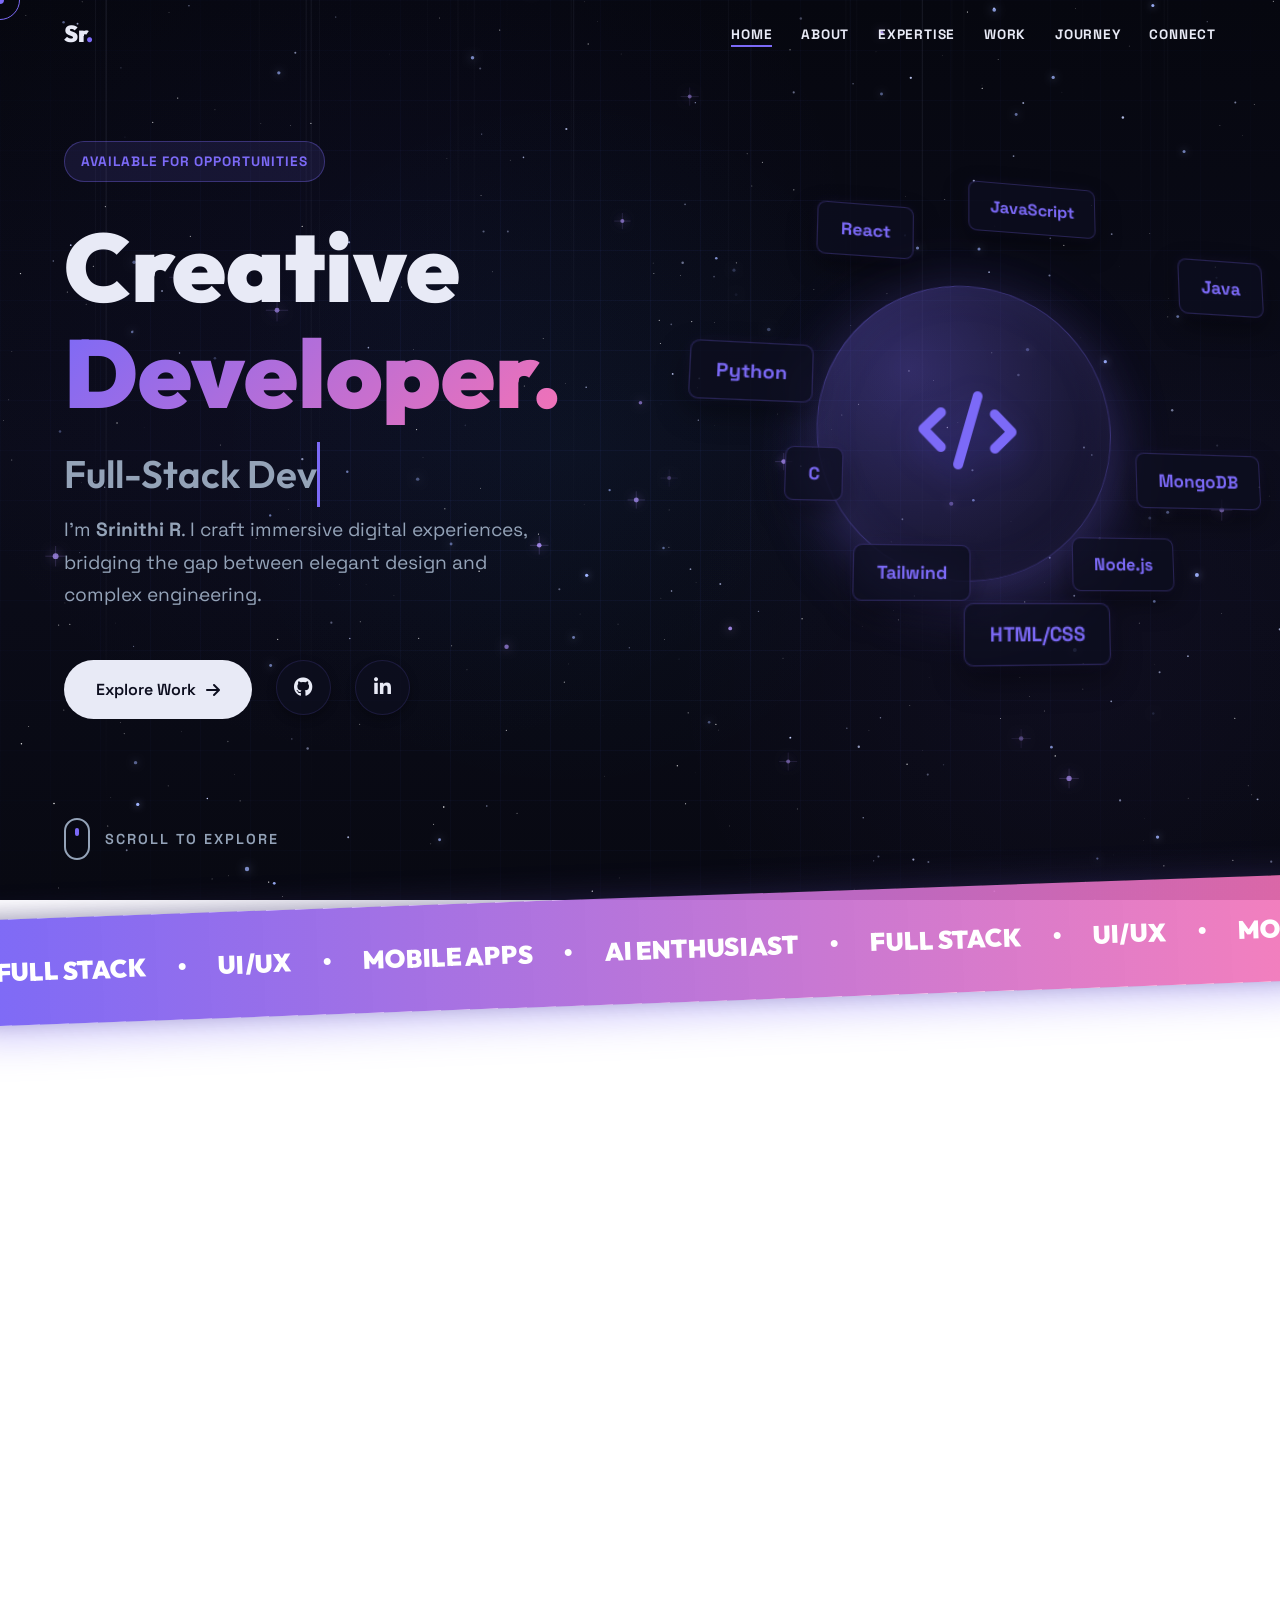
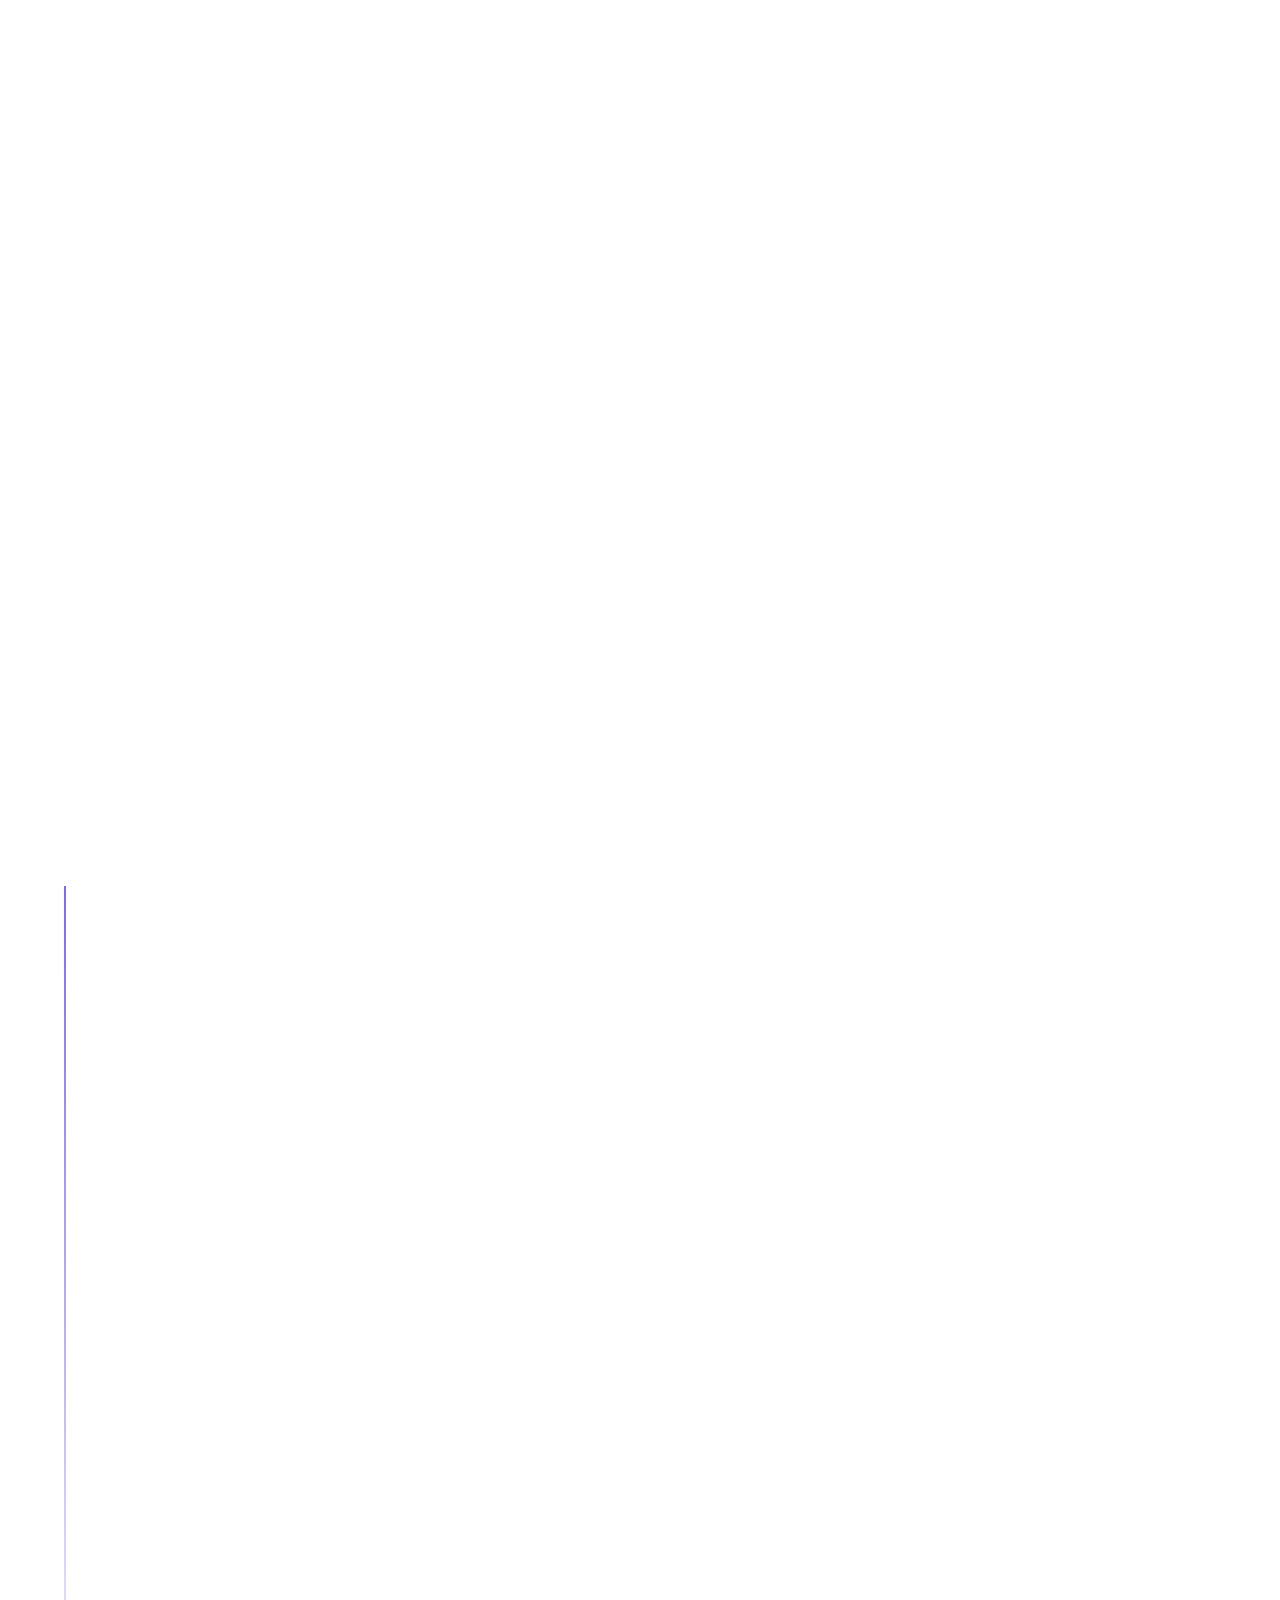
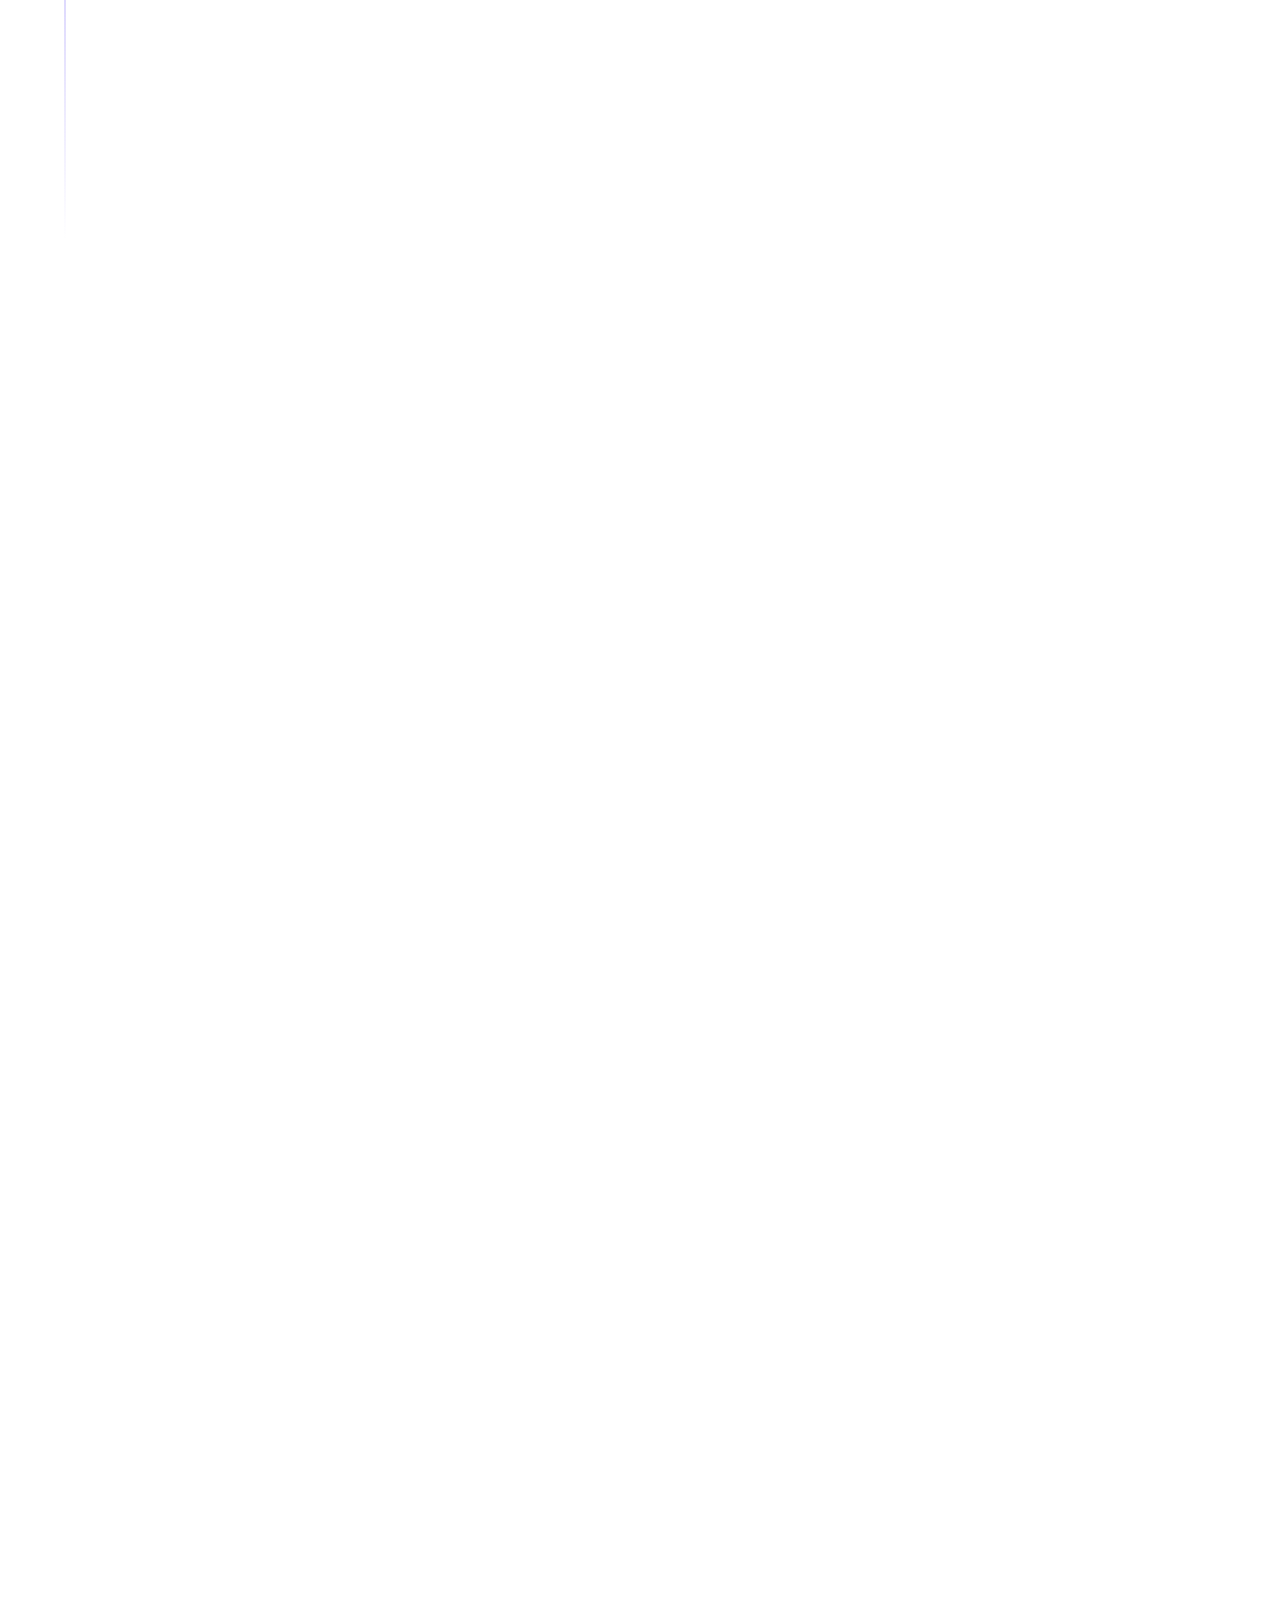
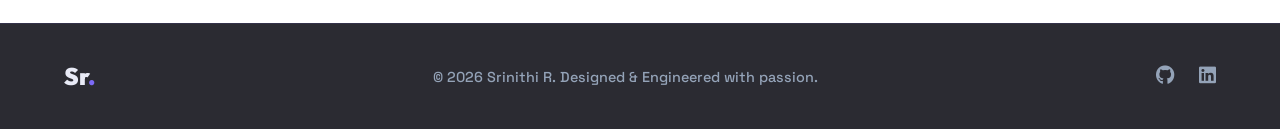
<file: portfolio.html>
<!DOCTYPE html>
<html lang="en">
<head>
    <meta charset="UTF-8">
    <meta name="viewport" content="width=device-width, initial-scale=1.0">
    <title>Srinithi R | Creative Developer</title>
    <meta name="description" content="Portfolio of Srinithi R, a Full Stack Developer & Computer Science Student.">
    <!-- Google Fonts -->
    <link rel="preconnect" href="https://fonts.googleapis.com">
    <link rel="preconnect" href="https://fonts.gstatic.com" crossorigin>
    <link href="https://fonts.googleapis.com/css2?family=Space+Grotesk:wght@300;400;600;700&family=Outfit:wght@300;400;700;900&display=swap" rel="stylesheet">
    <!-- FontAwesome -->
    <link rel="stylesheet" href="https://cdnjs.cloudflare.com/ajax/libs/font-awesome/6.4.0/css/all.min.css">
    <!-- Custom CSS -->
    <link rel="stylesheet" href="index.css">
</head>
<body>
    <!-- Custom Cursor -->
    <div class="cursor-dot"></div>
    <div class="cursor-outline"></div>

    <!-- Interactive Canvas Background -->
    <canvas id="bg-canvas"></canvas>

    <!-- Animated Grid Overlay -->
    <div class="grid-overlay"></div>

    <!-- Navigation -->
    <nav id="navbar">
        <div class="nav-container">
            <a href="#home" class="logo magnetic">Sr<span>.</span></a>
            <ul class="nav-links">
                <li><a href="#home" class="magnetic-text">Home</a></li>
                <li><a href="#about" class="magnetic-text">About</a></li>
                <li><a href="#skills" class="magnetic-text">Expertise</a></li>
                <li><a href="#projects" class="magnetic-text">Work</a></li>
                <li><a href="#experience" class="magnetic-text">Journey</a></li>
                <li><a href="#contact" class="magnetic-text">Connect</a></li>
            </ul>
            <div class="hamburger">
                <span class="bar"></span>
                <span class="bar"></span>
                <span class="bar"></span>
            </div>
        </div>
    </nav>

    <!-- Hero Section -->
    <section id="home" class="hero section">
        <div class="container hero-container">
            <div class="hero-content">
                <div class="badge reveal-up">Available for opportunities</div>
                <h1 class="name reveal-up" style="transition-delay: 0.1s;">
                    Creative<br>
                    <span class="gradient-text">Developer.</span>
                </h1>
                <h2 class="role reveal-up" style="transition-delay: 0.2s;">
                    <span class="typing-text"></span><span class="cursor-blink">&nbsp;</span>
                </h2>
                <p class="summary reveal-up" style="transition-delay: 0.3s;">I'm <strong>Srinithi R</strong>. I craft immersive digital experiences, bridging the gap between elegant design and complex engineering.</p>
                <div class="hero-btns reveal-up" style="transition-delay: 0.4s;">
                    <a href="#projects" class="btn primary-btn magnetic">Explore Work <i class="fas fa-arrow-right"></i></a>
                    <a href="https://github.com/Srinithi-29" target="_blank" class="btn icon-btn magnetic"><i class="fab fa-github"></i></a>
                    <a href="https://www.linkedin.com/in/srinithi-rathinam-415b652a2" target="_blank" class="btn icon-btn magnetic"><i class="fab fa-linkedin-in"></i></a>
                </div>
            </div>
            
            <!-- 3D Floating Element -->
            <div class="hero-visual reveal-right" style="transition-delay: 0.3s;">
                <div class="sphere-wrapper magnetic-area">
                    <div class="glass-sphere">
                        <div class="sphere-inner"><i class="fas fa-code"></i></div>
                    </div>
                    <div class="floating-tag tag-1">React</div>
                    <div class="floating-tag tag-2">Node.js</div>
                    <div class="floating-tag tag-3">Python</div>
                    <div class="floating-tag tag-4">Java</div>
                    <div class="floating-tag tag-5">C</div>
                    <div class="floating-tag tag-6">JavaScript</div>
                    <div class="floating-tag tag-7">HTML/CSS</div>
                    <div class="floating-tag tag-8">MongoDB</div>
                    <div class="floating-tag tag-9">Tailwind</div>
                </div>
            </div>
        </div>
        
        <div class="scroll-indicator">
            <div class="mouse">
                <div class="wheel"></div>
            </div>
            <p>Scroll to explore</p>
        </div>
    </section>

    <!-- Marquee Divider -->
    <div class="marquee-container">
        <div class="marquee">
            <span>FULL STACK</span> • <span>UI/UX</span> • <span>MOBILE APPS</span> • <span>AI ENTHUSIAST</span> • 
            <span>FULL STACK</span> • <span>UI/UX</span> • <span>MOBILE APPS</span> • <span>AI ENTHUSIAST</span> • 
            <span>FULL STACK</span> • <span>UI/UX</span> • <span>MOBILE APPS</span> • <span>AI ENTHUSIAST</span> • 
        </div>
    </div>

    <!-- About Section -->
    <section id="about" class="about section">
        <div class="container">
            <h2 class="section-title outline-title reveal-up">01. <span>About</span></h2>
            <div class="about-grid">
                <div class="about-visual reveal-left">
                    <div class="image-frame tilt-element">
                        <div class="frame-content">
                            <h2>Srinithi R</h2>
                            <p>B.E. Computer Science '27</p>
                            <p class="location"><i class="fas fa-map-marker-alt"></i> Erode, India</p>
                        </div>
                    </div>
                </div>
                <div class="about-text reveal-right">
                    <h3 class="gradient-text">Engineering with Purpose</h3>
                    <p>Enthusiastic and self-driven Computer Science student with hands-on experience in web and mobile application development. Skilled in building user-focused solutions and collaborating effectively in development teams.</p>
                    <p>Seeking opportunities to apply and expand my technical abilities in real-world software projects, pushing the boundaries of what's possible in the browser.</p>
                    
                    <div class="interests-container">
                        <h4>When I'm not coding:</h4>
                        <div class="interests-tags">
                            <span class="glitch-tag" data-text="Art & Craft">Art & Craft</span>
                            <span class="glitch-tag" data-text="Social Welfare">Social Welfare</span>
                            <span class="glitch-tag" data-text="AI Tech">AI Tech</span>
                        </div>
                    </div>
                </div>
            </div>
        </div>
    </section>

    <!-- Skills Section -->
    <section id="skills" class="skills section">
        <div class="container">
            <h2 class="section-title outline-title reveal-up">02. <span>Expertise</span></h2>
            
            <div class="skills-showcase">
                <div class="skill-pillar tilt-element reveal-up">
                    <div class="pillar-icon"><i class="fas fa-laptop-code"></i></div>
                    <h3>Frontend</h3>
                    <div class="skill-bar-container">
                        <div class="skill-label">React / JS</div>
                        <div class="skill-bar"><div class="skill-fill" style="width: 85%"></div></div>
                    </div>
                    <div class="skill-bar-container">
                        <div class="skill-label">HTML / CSS</div>
                        <div class="skill-bar"><div class="skill-fill" style="width: 90%"></div></div>
                    </div>
                    <div class="skill-bar-container">
                        <div class="skill-label">Tailwind CSS</div>
                        <div class="skill-bar"><div class="skill-fill" style="width: 80%"></div></div>
                    </div>
                </div>

                <div class="skill-pillar tilt-element reveal-up" style="transition-delay: 0.1s;">
                    <div class="pillar-icon"><i class="fas fa-database"></i></div>
                    <h3>Backend</h3>
                    <div class="skill-bar-container">
                        <div class="skill-label">Node / Express</div>
                        <div class="skill-bar"><div class="skill-fill" style="width: 80%"></div></div>
                    </div>
                    <div class="skill-bar-container">
                        <div class="skill-label">MongoDB / SQL</div>
                        <div class="skill-bar"><div class="skill-fill" style="width: 75%"></div></div>
                    </div>
                    <div class="skill-bar-container">
                        <div class="skill-label">Python</div>
                        <div class="skill-bar"><div class="skill-fill" style="width: 70%"></div></div>
                    </div>
                </div>

                <div class="skill-pillar tilt-element reveal-up" style="transition-delay: 0.2s;">
                    <div class="pillar-icon"><i class="fas fa-cogs"></i></div>
                    <h3>Core & Tools</h3>
                    <div class="skill-tags">
                        <span>Java (OOP)</span>
                        <span>C</span>
                        <span>Git/GitHub</span>
                        <span>AWS (Basics)</span>
                        <span>Cyber Security</span>
                        <span>Firebase</span>
                    </div>
                </div>
            </div>
        </div>
    </section>

    <!-- Projects Section -->
    <section id="projects" class="projects section">
        <div class="container">
            <h2 class="section-title outline-title reveal-up">03. <span>Selected Work</span></h2>
            
            <div class="creative-projects">
                <!-- Project 1 -->
                <div class="creative-card tilt-element reveal-up">
                    <div class="card-glow"></div>
                    <div class="card-content">
                        <div class="project-header">
                            <span class="project-year">2026</span>
                            <div class="project-links">
                                <a href="https://hvms-complete.onrender.com/" target="_blank" class="magnetic"><i class="fas fa-external-link-alt"></i></a>
                            </div>
                        </div>
                        <h3 class="gradient-text">Heavy Vehicle Management</h3>
                        <p class="tech-stack-creative">MERN Stack • Render • Auth</p>
                        <p class="desc">Complete full-stack application featuring role-based dashboards, secure APIs, and real-time tracking for workflow visibility.</p>
                        <div class="bg-icon"><i class="fas fa-truck"></i></div>
                    </div>
                </div>

                <!-- Project 2 -->
                <div class="creative-card tilt-element reveal-up" style="transition-delay: 0.1s;">
                    <div class="card-glow"></div>
                    <div class="card-content">
                        <div class="project-header">
                            <span class="project-year">2025</span>
                        </div>
                        <h3 class="gradient-text">Venba Farms App</h3>
                        <p class="tech-stack-creative">Mobile • MongoDB • API</p>
                        <p class="desc">Leading a client-based mobile app team, coordinating complex API integrations and data architecture for production release.</p>
                        <div class="bg-icon"><i class="fas fa-seedling"></i></div>
                    </div>
                </div>

                <!-- Project 3 -->
                <div class="creative-card tilt-element reveal-up" style="transition-delay: 0.2s;">
                    <div class="card-glow"></div>
                    <div class="card-content">
                        <div class="project-header">
                            <span class="project-year">2024</span>
                        </div>
                        <h3 class="gradient-text">Sign Language AI</h3>
                        <p class="tech-stack-creative">Computer Vision • ML • Python</p>
                        <p class="desc">Video-based sign language recognition system utilizing machine learning concepts to detect and translate real-time gestures.</p>
                        <div class="bg-icon"><i class="fas fa-hand-sparkles"></i></div>
                    </div>
                </div>
            </div>
        </div>
    </section>

    <!-- Journey Section -->
    <section id="experience" class="journey section">
        <div class="container">
            <h2 class="section-title outline-title reveal-up">04. <span>Journey</span></h2>
            
            <div class="journey-track">
                <div class="journey-node reveal-up">
                    <div class="node-point"></div>
                    <div class="node-content glass-panel tilt-element">
                        <div class="node-date">2 Months + 1 Month Internship</div>
                        <h3>SkillVertex</h3>
                        <h4>Full-Stack Developer Intern</h4>
                        <p>Dived deep into backend logic, API development, and debugging complex real-time applications within a professional team environment.</p>
                    </div>
                </div>
                
                <div class="journey-node reveal-up" style="transition-delay: 0.1s;">
                    <div class="node-point"></div>
                    <div class="node-content glass-panel tilt-element">
                        <div class="node-date">15 Days</div>
                        <h3>Nextskill</h3>
                        <h4>React & Node Intern</h4>
                        <p>Solidified foundational knowledge working directly with React components, Node.js servers, and MongoDB database modeling.</p>
                    </div>
                </div>

                <div class="journey-node reveal-up" style="transition-delay: 0.2s;">
                    <div class="node-point"></div>
                    <div class="node-content glass-panel tilt-element">
                        <div class="node-date">15 Days</div>
                        <h3>Nithra Apps</h3>
                        <h4>Web Dev Intern</h4>
                        <p>Gained practical industry exposure to full-stack workflows, focusing on smooth frontend-to-backend integration strategies.</p>
                    </div>
                </div>
            </div>
            
            <div class="cert-marquee-container reveal-up" style="margin-top: 5rem;">
                <h3 class="centered-heading">Certifications & Badges</h3>
                <div class="cert-marquee">
                    <div class="cert-item"><i class="fas fa-cloud"></i> Cloud Computing</div>
                    <div class="cert-item"><i class="fas fa-shield-alt"></i> Cyber Security</div>
                    <div class="cert-item"><i class="fas fa-user-shield"></i> Social Media Privacy</div>
                    <!-- Duplicate for infinite scroll -->
                    <div class="cert-item"><i class="fas fa-cloud"></i> Cloud Computing</div>
                    <div class="cert-item"><i class="fas fa-shield-alt"></i> Cyber Security</div>
                    <div class="cert-item"><i class="fas fa-user-shield"></i> Social Media Privacy</div>
                </div>
            </div>
        </div>
    </section>

    <!-- Contact Section -->
    <section id="contact" class="contact section">
        <div class="container">
            <h2 class="section-title outline-title reveal-up">05. <span>Connect</span></h2>
            
            <div class="contact-creative glass-panel reveal-up">
                <div class="contact-text">
                    <h3 class="gradient-text">Let's build something extraordinary.</h3>
                    <p>I'm always open to discussing product design work, new projects, or partnership opportunities.</p>
                    
                    <div class="contact-methods">
                        <a href="mailto:nithix.17@gmail.com" class="contact-link magnetic">
                            <span class="icon"><i class="fas fa-envelope"></i></span>
                            <span class="text">nithix.17@gmail.com</span>
                        </a>
                        <a href="tel:+919080207771" class="contact-link magnetic">
                            <span class="icon"><i class="fas fa-phone"></i></span>
                            <span class="text">+91 9080207771</span>
                        </a>
                        <a href="https://www.linkedin.com/in/srinithi-rathinam-415b652a2" target="_blank" class="contact-link magnetic">
                            <span class="icon"><i class="fab fa-linkedin"></i></span>
                            <span class="text">LinkedIn Profile</span>
                        </a>
                    </div>
                </div>
                
                <div class="contact-form-wrapper">
                    <form class="creative-form" onsubmit="event.preventDefault(); alert('Message feature coming soon! Please use email links.');">
                        <div class="input-group">
                            <input type="text" id="name" required>
                            <label for="name">Your Name</label>
                            <span class="focus-border"></span>
                        </div>
                        <div class="input-group">
                            <input type="email" id="email" required>
                            <label for="email">Your Email</label>
                            <span class="focus-border"></span>
                        </div>
                        <div class="input-group">
                            <textarea id="message" rows="4" required></textarea>
                            <label for="message">Your Message</label>
                            <span class="focus-border"></span>
                        </div>
                        <button type="submit" class="btn primary-btn magnetic" style="width: 100%;">Send <i class="fas fa-paper-plane"></i></button>
                    </form>
                </div>
            </div>
        </div>
    </section>

    <!-- Footer -->
    <footer>
        <div class="container footer-content">
            <div class="footer-logo">Sr<span>.</span></div>
            <p>&copy; 2026 Srinithi R. Designed & Engineered with passion.</p>
            <div class="footer-socials">
                <a href="https://github.com/Srinithi-29" target="_blank" class="magnetic"><i class="fab fa-github"></i></a>
                <a href="https://www.linkedin.com/in/srinithi-rathinam-415b652a2" target="_blank" class="magnetic"><i class="fab fa-linkedin"></i></a>
            </div>
        </div>
    </footer>

    <!-- Custom JS -->
    <script src="script.js"></script>
</body>
</html>
</file>
<file: index.css>
/* Variables & Core Theme - DARK SPACE */
:root {
    --bg-dark: #06070f;
    --bg-lighter: #0d0e1f;
    --primary: #7c6af7;
    --primary-dim: rgba(124, 106, 247, 0.12);
    --secondary: #f472b6;
    --accent: #fbbf24;
    --text-main: #e8eaf6;
    --text-muted: #94a3b8;
    --glass-bg: rgba(13, 14, 31, 0.72);
    --glass-border: rgba(124, 106, 247, 0.15);
    --transition: all 0.4s cubic-bezier(0.16, 1, 0.3, 1);
}

/* Reset & Global */
* {
    margin: 0;
    padding: 0;
    box-sizing: border-box;
    cursor: none !important; /* Hide default cursor */
    scroll-behavior: smooth;
}

body {
    font-family: 'Space Grotesk', sans-serif;
    background-color: transparent; /* canvas draws the background */
    color: var(--text-main);
    line-height: 1.7;
    overflow-x: hidden;
}

h1, h2, h3, h4, h5, h6, .logo {
    font-family: 'Outfit', sans-serif;
}

a {
    text-decoration: none;
    color: inherit;
}

.container {
    max-width: 1300px;
    margin: 0 auto;
    padding: 0 5%;
}

.section {
    padding: 120px 0;
    position: relative;
    z-index: 10;
}

/* Custom Cursor */
.cursor-dot {
    width: 8px;
    height: 8px;
    background-color: var(--primary);
    border-radius: 50%;
    position: fixed;
    top: 0;
    left: 0;
    transform: translate(-50%, -50%);
    pointer-events: none;
    z-index: 9999;
    transition: transform 0.1s;
}

.cursor-outline {
    width: 40px;
    height: 40px;
    border: 1px solid var(--primary);
    border-radius: 50%;
    position: fixed;
    top: 0;
    left: 0;
    transform: translate(-50%, -50%);
    pointer-events: none;
    z-index: 9998;
    transition: width 0.2s, height 0.2s, background-color 0.2s;
    /* Removed mix-blend-mode for better visibility on light theme */
}

/* Canvas & Dynamic Grid Background */
#bg-canvas {
    position: fixed;
    top: 0;
    left: 0;
    width: 100vw;
    height: 100vh;
    z-index: 1;
    pointer-events: none;
    opacity: 1;
}

.grid-overlay {
    position: fixed;
    top: 0;
    left: 0;
    width: 100vw;
    height: 100vh;
    z-index: 2;
    pointer-events: none;
    background-image: 
        linear-gradient(rgba(100, 120, 255, 0.06) 1px, transparent 1px),
        linear-gradient(90deg, rgba(100, 120, 255, 0.06) 1px, transparent 1px);
    background-size: 50px 50px;
    background-position: 0 var(--grid-y, 0px);
    mask-image: radial-gradient(ellipse 80% 80% at 50% 50%, rgba(0,0,0,0.9) 30%, rgba(0,0,0,0.3) 70%, rgba(0,0,0,0) 100%);
    -webkit-mask-image: radial-gradient(ellipse 80% 80% at 50% 50%, rgba(0,0,0,0.9) 30%, rgba(0,0,0,0.3) 70%, rgba(0,0,0,0) 100%);
}

/* Typography & Effects */
.gradient-text {
    background: linear-gradient(135deg, var(--primary), var(--secondary));
    -webkit-background-clip: text;
    -webkit-text-fill-color: transparent;
    display: inline-block;
}

.outline-title {
    font-size: clamp(3rem, 6vw, 5rem);
    color: transparent;
    -webkit-text-stroke: 1px rgba(255, 255, 255, 0.08);
    text-transform: uppercase;
    font-weight: 900;
    margin-bottom: 4rem;
    position: relative;
}

.outline-title span {
    color: var(--text-main);
    -webkit-text-stroke: 0;
    position: absolute;
    left: 5px;
    top: 5px;
    opacity: 0.9;
}

.glass-panel {
    background: var(--glass-bg);
    backdrop-filter: blur(20px);
    -webkit-backdrop-filter: blur(20px);
    border: 1px solid var(--glass-border);
    border-radius: 24px;
    box-shadow: 0 20px 40px rgba(0,0,0,0.4);
}

/* Buttons */
.btn {
    display: inline-flex;
    align-items: center;
    justify-content: center;
    gap: 10px;
    padding: 16px 32px;
    border-radius: 30px;
    font-weight: 600;
    font-size: 1rem;
    border: none;
    outline: none;
    position: relative;
    overflow: hidden;
    z-index: 1;
    font-family: 'Space Grotesk', sans-serif;
    cursor: none !important;
}

.primary-btn {
    background: var(--text-main);
    color: var(--bg-lighter);
}

.primary-btn::before {
    content: '';
    position: absolute;
    top: 100%;
    left: 0;
    width: 100%;
    height: 100%;
    background: var(--primary);
    transition: var(--transition);
    z-index: -1;
}

.primary-btn:hover::before {
    top: 0;
}

.icon-btn {
    width: 55px;
    height: 55px;
    padding: 0;
    border-radius: 50%;
    background: rgba(13, 14, 31, 0.8);
    color: var(--text-main);
    border: 1px solid var(--glass-border);
    font-size: 1.2rem;
    box-shadow: 0 4px 10px rgba(0,0,0,0.3);
}

.icon-btn:hover {
    border-color: var(--primary);
    color: white;
    background: var(--primary);
}

/* Navigation */
nav {
    position: fixed;
    top: 0;
    left: 0;
    width: 100%;
    padding: 14px 0;
    z-index: 100;
    transition: var(--transition);
}

nav.scrolled {
    padding: 9px 0;
    background: rgba(6, 7, 15, 0.88);
    backdrop-filter: blur(18px);
    -webkit-backdrop-filter: blur(18px);
    border-bottom: 1px solid rgba(124, 106, 247, 0.18);
    box-shadow: 0 4px 30px rgba(0, 0, 0, 0.5);
}

.nav-container {
    display: flex;
    justify-content: space-between;
    align-items: center;
    max-width: 1300px;
    margin: 0 auto;
    padding: 0 5%;
}

.logo {
    font-size: 1.45rem;
    font-weight: 900;
    color: var(--text-main);
    letter-spacing: -0.5px;
}

.logo span {
    color: var(--primary);
}

.nav-links {
    display: flex;
    gap: 1.8rem;
    list-style: none;
}

.nav-links a {
    font-size: 0.85rem;
    font-weight: 700;
    text-transform: uppercase;
    letter-spacing: 0.8px;
    position: relative;
    padding: 4px 0;
}

.nav-links a::after {
    content: '';
    position: absolute;
    bottom: 0;
    left: 0;
    width: 0;
    height: 2px;
    background: var(--primary);
    transition: var(--transition);
}

.nav-links a:hover::after, .nav-links a.active::after {
    width: 100%;
}

.hamburger {
    display: none;
}

/* Hero Section */
.hero {
    min-height: 100vh;
    display: flex;
    align-items: center;
    padding-top: 80px;
}

.hero-container {
    display: flex;
    align-items: center;
    justify-content: space-between;
    width: 100%;
    gap: 4rem;
}

.hero-content {
    flex: 1.2;
}

.badge {
    display: inline-block;
    padding: 8px 16px;
    background: var(--primary-dim);
    color: var(--primary);
    border: 1px solid rgba(124, 106, 247, 0.35);
    border-radius: 20px;
    font-size: 0.85rem;
    font-weight: 700;
    margin-bottom: 2rem;
    text-transform: uppercase;
    letter-spacing: 1px;
}

.name {
    font-size: clamp(3.5rem, 8vw, 6rem);
    line-height: 1.1;
    margin-bottom: 1rem;
    font-weight: 900;
    color: var(--text-main);
}

.role {
    font-size: clamp(1.5rem, 3vw, 2.5rem);
    color: var(--text-muted);
    margin-bottom: 2rem;
    font-weight: 600;
    height: 40px;
}

.cursor-blink {
    display: inline-block;
    width: 3px;
    background-color: var(--primary);
    animation: blink 1s infinite;
}

@keyframes blink {
    0%, 100% { opacity: 1; }
    50% { opacity: 0; }
}

.summary {
    font-size: 1.2rem;
    color: var(--text-muted);
    max-width: 500px;
    margin-bottom: 3rem;
}

.hero-btns {
    display: flex;
    gap: 1.5rem;
}

/* 3D Visual Element */
.hero-visual {
    flex: 1;
    display: flex;
    justify-content: center;
    perspective: 1000px;
}

.sphere-wrapper {
    position: relative;
    width: 400px;
    height: 400px;
    transform-style: preserve-3d;
    animation: slow-spin 20s infinite linear;
}

@keyframes slow-spin {
    from { transform: rotateY(0) rotateX(10deg); }
    to { transform: rotateY(360deg) rotateX(10deg); }
}

.glass-sphere {
    width: 300px;
    height: 300px;
    position: absolute;
    top: 50%;
    left: 50%;
    transform: translate(-50%, -50%);
    background: radial-gradient(circle at 30% 30%, rgba(124, 106, 247, 0.35), rgba(10, 11, 22, 0.6));
    border-radius: 50%;
    border: 1px solid rgba(124, 106, 247, 0.35);
    box-shadow: 0 20px 60px rgba(124, 106, 247, 0.25), inset 0 0 40px rgba(124, 106, 247, 0.1), 0 0 80px rgba(124, 106, 247, 0.1);
    backdrop-filter: blur(10px);
    display: flex;
    align-items: center;
    justify-content: center;
}

.sphere-inner i {
    font-size: 5rem;
    color: var(--primary);
    filter: drop-shadow(0 10px 15px rgba(79, 70, 229, 0.3));
}

.floating-tag {
    position: absolute;
    padding: 10px 20px;
    background: rgba(13, 14, 31, 0.82);
    border: 1px solid rgba(124, 106, 247, 0.25);
    color: var(--primary);
    border-radius: 8px;
    font-weight: 700;
    box-shadow: 0 10px 25px rgba(0,0,0,0.4), 0 0 12px rgba(124,106,247,0.08);
    backdrop-filter: blur(12px);
    -webkit-backdrop-filter: blur(12px);
}

.tag-1 { top: 5%; left: 10%; transform: translateZ(120px); }
.tag-2 { bottom: 10%; right: 5%; transform: translateZ(80px); }
.tag-3 { top: 40%; left: -15%; transform: translateZ(150px); }
.tag-4 { top: 20%; right: -5%; transform: translateZ(200px); }
.tag-5 { bottom: 30%; left: 5%; transform: translateZ(60px); }
.tag-6 { top: -5%; left: 45%; transform: translateZ(100px); }
.tag-7 { bottom: -5%; left: 40%; transform: translateZ(180px); }
.tag-8 { top: 60%; right: -10%; transform: translateZ(140px); }
.tag-9 { top: 80%; left: 20%; transform: translateZ(90px); }

.scroll-indicator {
    position: absolute;
    bottom: 40px;
    left: 5%;
    display: flex;
    align-items: center;
    gap: 15px;
    color: var(--text-muted);
    font-size: 0.9rem;
    text-transform: uppercase;
    letter-spacing: 2px;
    font-weight: 600;
}

.mouse {
    width: 26px;
    height: 42px;
    border: 2px solid var(--text-muted);
    border-radius: 15px;
    position: relative;
}

.wheel {
    width: 4px;
    height: 8px;
    background: var(--primary);
    border-radius: 2px;
    position: absolute;
    top: 8px;
    left: 50%;
    transform: translateX(-50%);
    animation: scroll 1.5s infinite;
}

@keyframes scroll {
    0% { top: 8px; opacity: 1; }
    100% { top: 24px; opacity: 0; }
}

/* Marquee */
.marquee-container {
    padding: 30px 0;
    background: linear-gradient(90deg, var(--primary), rgba(244, 114, 182, 0.9));
    color: white;
    overflow: hidden;
    white-space: nowrap;
    position: relative;
    transform: rotate(-2deg) scale(1.05);
    z-index: 20;
    box-shadow: 0 10px 40px rgba(124, 106, 247, 0.4), 0 -4px 20px rgba(0,0,0,0.3);
}

.marquee {
    display: inline-block;
    animation: marquee-scroll 20s linear infinite;
    font-family: 'Outfit', sans-serif;
    font-weight: 900;
    font-size: 1.5rem;
}

.marquee span {
    margin: 0 2vw;
}

@keyframes marquee-scroll {
    0% { transform: translateX(0); }
    100% { transform: translateX(-50%); }
}

/* About Section */
.about-grid {
    display: grid;
    grid-template-columns: 1fr 1fr;
    gap: 5rem;
    align-items: center;
}

/* About Containers Sliding Animation with Varying Opacity */
.about-visual.reveal-left {
    opacity: 0;
    transform: translateX(-120px) scale(0.94);
    filter: blur(4px);
    will-change: transform, opacity, filter;
    transition: transform 1.2s cubic-bezier(0.16, 1, 0.3, 1), opacity 1.4s cubic-bezier(0.25, 1, 0.5, 1), filter 1.2s ease;
}

.about-text.reveal-right {
    opacity: 0;
    transform: translateX(120px) scale(0.94);
    filter: blur(4px);
    will-change: transform, opacity, filter;
    transition: transform 1.2s cubic-bezier(0.16, 1, 0.3, 1) 0.15s, opacity 1.5s cubic-bezier(0.25, 1, 0.5, 1) 0.15s, filter 1.2s ease 0.15s;
}

.about-visual.reveal-left.active {
    opacity: 1;
    transform: translateX(0) scale(1);
    filter: blur(0);
}

.about-text.reveal-right.active {
    opacity: 1;
    transform: translateX(0) scale(1);
    filter: blur(0);
}

.image-frame {
    width: 100%;
    aspect-ratio: 1;
    border: 1px solid rgba(124, 106, 247, 0.25);
    border-radius: 30px;
    padding: 20px;
    position: relative;
    background: rgba(13, 14, 31, 0.85);
    backdrop-filter: blur(18px);
    -webkit-backdrop-filter: blur(18px);
    box-shadow: 0 22px 55px rgba(0,0,0,0.55), 0 0 0 1px rgba(124,106,247,0.1);
}

.image-frame::before {
    content: '';
    position: absolute;
    inset: 0;
    background: linear-gradient(45deg, transparent, var(--primary-dim));
    border-radius: 30px;
    z-index: -1;
    transform: translate(-15px, 15px);
}

.frame-content {
    width: 100%;
    height: 100%;
    background: rgba(13, 14, 31, 0.9);
    border-radius: 20px;
    display: flex;
    flex-direction: column;
    justify-content: center;
    align-items: center;
    text-align: center;
    padding: 2rem;
    position: relative;
    overflow: hidden;
    border: 1px solid rgba(124, 106, 247, 0.2);
}

.frame-content::after {
    content: '';
    position: absolute;
    width: 200%;
    height: 200%;
    background: radial-gradient(circle, rgba(124,106,247,0.06) 0%, transparent 70%);
    top: -50%;
    left: -50%;
    opacity: 0.8;
}

.frame-content h2 {
    font-size: 2.5rem;
    margin-bottom: 10px;
}

.location {
    color: var(--primary);
    margin-top: 15px;
    font-weight: 600;
}

.college-sub {
    font-size: 0.95rem;
    color: var(--text-muted);
    font-weight: 500;
}

.about-text h3 {
    font-size: 2.5rem;
    margin-bottom: 1.5rem;
}

.about-text p {
    font-size: 1.1rem;
    color: var(--text-muted);
    margin-bottom: 1.5rem;
}

.interests-container {
    margin-top: 3rem;
    padding-top: 2rem;
    border-top: 1px solid var(--glass-border);
}

.interests-container h4 {
    margin-bottom: 1rem;
    color: var(--text-main);
    font-weight: 700;
}

.interests-tags {
    display: flex;
    flex-wrap: wrap;
    gap: 1rem;
}

.glitch-tag {
    padding: 8px 16px;
    border: 1px solid rgba(124, 106, 247, 0.25);
    background: rgba(13, 14, 31, 0.85);
    border-radius: 4px;
    font-size: 0.9rem;
    font-weight: 600;
    position: relative;
    overflow: hidden;
    transition: var(--transition);
    backdrop-filter: blur(10px);
    -webkit-backdrop-filter: blur(10px);
}

.glitch-tag:hover {
    border-color: var(--primary);
    color: var(--primary);
    background: var(--primary-dim);
    box-shadow: 0 4px 18px rgba(124, 106, 247, 0.25);
}

/* Skills */
.skills-showcase {
    display: grid;
    grid-template-columns: repeat(3, 1fr);
    gap: 2rem;
}

.skill-pillar {
    background: rgba(13, 14, 31, 0.9);
    border: 1px solid rgba(124, 106, 247, 0.2);
    border-radius: 20px;
    padding: 3rem 2rem;
    position: relative;
    overflow: hidden;
    backdrop-filter: blur(16px);
    -webkit-backdrop-filter: blur(16px);
    box-shadow: 0 10px 45px rgba(0,0,0,0.5);
    transition: var(--transition);
}

.skill-pillar::before {
    content: '';
    position: absolute;
    top: 0;
    left: 0;
    width: 100%;
    height: 3px;
    background: linear-gradient(90deg, var(--primary), var(--secondary));
    transform: scaleX(0);
    transform-origin: left;
    transition: var(--transition);
}

.skill-pillar:hover::before {
    transform: scaleX(1);
}
.skill-pillar:hover {
    box-shadow: 0 20px 50px rgba(0,0,0,0.5), 0 0 20px rgba(124,106,247,0.12);
    transform: translateY(-5px);
    border-color: rgba(124, 106, 247, 0.35);
}

.pillar-icon {
    font-size: 3rem;
    color: var(--primary);
    margin-bottom: 1.5rem;
}

.skill-pillar h3 {
    font-size: 1.8rem;
    margin-bottom: 2rem;
}

.skill-bar-container {
    margin-bottom: 1.5rem;
}

.skill-label {
    display: flex;
    justify-content: space-between;
    margin-bottom: 8px;
    font-size: 0.95rem;
    font-weight: 600;
}

.skill-bar {
    height: 8px;
    background: rgba(255,255,255,0.07);
    border-radius: 4px;
    overflow: hidden;
    box-shadow: inset 0 1px 3px rgba(0,0,0,0.3);
}

.skill-fill {
    height: 100%;
    background: linear-gradient(90deg, var(--primary), var(--secondary));
    border-radius: 4px;
    transform: scaleX(0);
    transform-origin: left;
    /* No delay on reset — delay only when filling in (.active) */
    transition: transform 0s;
}

.active .skill-fill {
    transform: scaleX(1);
    transition: transform 1.5s cubic-bezier(0.16, 1, 0.3, 1) 0.3s;
}

.skill-tags {
    display: flex;
    flex-wrap: wrap;
    gap: 10px;
}

.skill-tags span {
    padding: 8px 15px;
    background: rgba(255,255,255,0.05);
    color: var(--text-muted);
    border: 1px solid rgba(124, 106, 247, 0.15);
    font-weight: 600;
    border-radius: 20px;
    font-size: 0.9rem;
}

/* Projects - Sticky Stacking Cards & Glowing Border Trace */
.stacked-cards-container {
    display: flex;
    flex-direction: column;
    position: relative;
    padding-bottom: 2rem;
}

.project-card-sticky {
    position: sticky;
    top: calc(75px + (var(--card-index, 0) * 20px));
    z-index: calc(var(--card-index, 0) + 2);
    width: 100%;
    background: rgba(10, 11, 22, 0.82);
    backdrop-filter: blur(20px);
    -webkit-backdrop-filter: blur(20px);
    border-radius: 20px;
    border: 1px solid rgba(124, 106, 247, 0.18);
    box-shadow: 0 20px 60px -15px rgba(0,0,0,0.7), 0 0 0 1px rgba(124,106,247,0.08);
    overflow: hidden;
    margin-bottom: 3rem;
    transform-origin: center top;
    will-change: transform;
    transition: transform 0.2s cubic-bezier(0.16, 1, 0.3, 1), box-shadow 0.3s ease;
}

.project-card-sticky:hover {
    box-shadow: 0 25px 70px -15px rgba(0,0,0,0.8), 0 0 0 1px rgba(124,106,247,0.3), 0 0 30px rgba(124,106,247,0.08);
    border-color: rgba(124, 106, 247, 0.35);
}

/* Glowing Sharp Border Trace SVG */
.card-border-svg {
    position: absolute;
    inset: 0;
    width: 100%;
    height: 100%;
    pointer-events: none;
    z-index: 10;
}

.border-trace-rect {
    stroke-dasharray: 260 2600;
    stroke-dashoffset: 0;
    animation: cardBorderTrace 3.8s linear infinite;
}

@keyframes cardBorderTrace {
    0% {
        stroke-dashoffset: 0;
    }
    100% {
        stroke-dashoffset: -2860;
    }
}

/* Card Header */
.project-card-header {
    padding: 1.3rem 2rem;
    border-bottom: 1px solid rgba(124, 106, 247, 0.15);
    display: flex;
    justify-content: space-between;
    align-items: center;
    background: rgba(6, 7, 15, 0.6);
    backdrop-filter: blur(8px);
}

.project-header-left {
    display: flex;
    align-items: center;
    gap: 1.2rem;
}

.project-icon-box {
    width: 48px;
    height: 48px;
    border-radius: 12px;
    display: flex;
    align-items: center;
    justify-content: center;
    color: #ffffff;
    font-size: 1.3rem;
    transition: var(--transition);
}

.project-title {
    font-size: 1.55rem;
    font-weight: 800;
    color: var(--text-main);
    line-height: 1.2;
    margin-bottom: 2px;
}

.project-year-label {
    font-size: 0.85rem;
    color: var(--text-muted);
    font-weight: 600;
}

.project-tag-badge {
    font-size: 0.78rem;
    font-weight: 800;
    text-transform: uppercase;
    letter-spacing: 1.2px;
    padding: 6px 14px;
    border-radius: 20px;
    background: rgba(13, 14, 31, 0.7);
    border: 1px solid rgba(124, 106, 247, 0.3);
    box-shadow: 0 2px 8px rgba(0, 0, 0, 0.3);
}

/* Card Body */
.project-card-body {
    display: grid;
    grid-template-columns: 1.2fr 0.8fr;
    align-items: stretch;
    min-height: 330px;
}

.project-info-col {
    padding: 2.2rem;
    display: flex;
    flex-direction: column;
    justify-content: space-between;
    background: transparent;
}

.project-subtitle {
    font-size: 1.35rem;
    font-weight: 700;
    color: var(--text-main);
    line-height: 1.3;
    margin-bottom: 0.75rem;
}

.project-desc {
    font-size: 1.02rem;
    color: var(--text-muted);
    line-height: 1.7;
    margin-bottom: 1.3rem;
}

.project-bullets {
    list-style: none;
    padding: 0;
    margin: 0 0 1.5rem 0;
    display: flex;
    flex-direction: column;
    gap: 0.65rem;
}

.project-bullets li {
    font-size: 0.95rem;
    color: var(--text-muted);
    line-height: 1.6;
    display: flex;
    align-items: flex-start;
    gap: 10px;
}

.project-bullets li i {
    font-size: 0.95rem;
    margin-top: 3px;
    flex-shrink: 0;
}

.project-tech-pills {
    display: flex;
    flex-wrap: wrap;
    gap: 8px;
    margin-bottom: 1.5rem;
}

.project-tech-pills span {
    font-size: 0.82rem;
    font-weight: 600;
    color: var(--text-muted);
    background: rgba(255,255,255,0.06);
    padding: 5px 12px;
    border-radius: 8px;
    border: 1px solid rgba(124, 106, 247, 0.2);
    display: inline-flex;
    align-items: center;
    gap: 6px;
}

.project-meta-footer {
    display: flex;
    align-items: center;
    justify-content: space-between;
    padding-top: 1rem;
    border-top: 1px solid rgba(124, 106, 247, 0.12);
    flex-wrap: wrap;
    gap: 1rem;
}

.project-status {
    display: flex;
    align-items: center;
    gap: 8px;
}

.status-pulse-dot {
    width: 9px;
    height: 9px;
    border-radius: 50%;
    animation: statusPulse 2s infinite ease-in-out;
}

@keyframes statusPulse {
    0% {
        transform: scale(0.95);
        box-shadow: 0 0 0 0 rgba(15, 23, 42, 0.4);
    }
    70% {
        transform: scale(1.15);
        box-shadow: 0 0 0 7px rgba(15, 23, 42, 0);
    }
    100% {
        transform: scale(0.95);
        box-shadow: 0 0 0 0 rgba(15, 23, 42, 0);
    }
}

.status-text {
    font-size: 0.78rem;
    font-weight: 700;
    color: var(--text-muted);
    text-transform: uppercase;
    letter-spacing: 0.8px;
}

.btn-card-action {
    display: inline-flex;
    align-items: center;
    gap: 8px;
    padding: 8px 18px;
    background: var(--bg-dark);
    color: var(--primary);
    font-weight: 700;
    font-size: 0.9rem;
    border-radius: 20px;
    border: 1px solid var(--glass-border);
    transition: var(--transition);
}

.btn-card-action:hover {
    background: var(--primary);
    color: #ffffff;
    box-shadow: 0 8px 20px -4px var(--primary-dim);
}

/* Right Visual Col */
.project-visual-col {
    padding: 1.2rem;
    display: flex;
    align-items: stretch;
    background: rgba(6, 7, 15, 0.4);
}

.project-visual-box {
    position: relative;
    width: 100%;
    height: 100%;
    min-height: 250px;
    background: #090d16;
    border-radius: 14px;
    overflow: hidden;
    display: flex;
    align-items: center;
    justify-content: center;
    padding: 1.5rem;
    box-shadow: inset 0 0 20px rgba(0, 0, 0, 0.5);
}

.visual-glow-radial {
    position: absolute;
    inset: 0;
    pointer-events: none;
    transition: transform 0.5s ease;
}

.project-card-sticky:hover .visual-glow-radial {
    transform: scale(1.15);
}

.visual-grid-overlay {
    position: absolute;
    inset: 0;
    opacity: 0.08;
    background-image: linear-gradient(to right, #ffffff 1px, transparent 1px), linear-gradient(to bottom, #ffffff 1px, transparent 1px);
    background-size: 20px 20px;
    pointer-events: none;
}

.visual-inner-content {
    position: relative;
    z-index: 2;
    width: 100%;
}

/* Visual Showcase 1: Telemetry */
.sensor-dashboard-preview {
    display: flex;
    flex-direction: column;
    gap: 12px;
}

.telemetry-chip {
    display: flex;
    justify-content: space-between;
    align-items: center;
    background: rgba(255, 255, 255, 0.05);
    border: 1px solid rgba(255, 255, 255, 0.1);
    padding: 10px 14px;
    border-radius: 8px;
    color: #f1f5f9;
    font-size: 0.9rem;
    font-weight: 600;
}

.telemetry-graph-bar {
    width: 100%;
    height: 6px;
    background: rgba(255, 255, 255, 0.1);
    border-radius: 4px;
    overflow: hidden;
}

.graph-line {
    width: 82%;
    height: 100%;
    border-radius: 4px;
    animation: graphPulse 2.5s infinite alternate ease-in-out;
}

@keyframes graphPulse {
    0% { width: 75%; opacity: 0.8; }
    100% { width: 92%; opacity: 1; }
}

.telemetry-badge-alert {
    display: flex;
    align-items: center;
    gap: 8px;
    font-size: 0.78rem;
    color: #94a3b8;
    font-weight: 600;
    text-transform: uppercase;
    letter-spacing: 0.8px;
}

/* Visual Showcase 2: E-Commerce Mockup */
.ecommerce-preview-card {
    background: rgba(255, 255, 255, 0.04);
    border: 1px solid rgba(255, 255, 255, 0.1);
    border-radius: 10px;
    overflow: hidden;
}

.mockup-header-bar {
    background: rgba(0, 0, 0, 0.35);
    padding: 8px 12px;
    display: flex;
    align-items: center;
    gap: 6px;
    border-bottom: 1px solid rgba(255, 255, 255, 0.08);
}

.mockup-header-bar span[class^="dot-"] {
    width: 8px;
    height: 8px;
    border-radius: 50%;
}
.dot-red { background: #ef4444; }
.dot-yellow { background: #f59e0b; }
.dot-green { background: #10b981; }

.mockup-url {
    margin-left: 8px;
    font-size: 0.72rem;
    color: #94a3b8;
    font-family: monospace;
}

.mockup-body-items {
    padding: 14px;
    display: flex;
    flex-direction: column;
    gap: 10px;
}

.mockup-product-item {
    display: flex;
    align-items: center;
    gap: 12px;
    background: rgba(255, 255, 255, 0.03);
    padding: 10px;
    border-radius: 8px;
    border: 1px solid rgba(255, 255, 255, 0.05);
}

.mockup-product-item i {
    font-size: 1.4rem;
}

.mockup-product-info {
    display: flex;
    flex-direction: column;
}

.mockup-product-info span {
    font-size: 0.85rem;
    font-weight: 700;
    color: #f8fafc;
}

.mockup-product-info small {
    font-size: 0.72rem;
    color: #94a3b8;
}

.mockup-stats-row {
    display: flex;
    justify-content: space-between;
    font-size: 0.75rem;
    color: #cbd5e1;
    font-weight: 600;
    padding-top: 4px;
}

/* Visual Showcase 3: AI Inference OCR */
.ai-inference-preview {
    display: flex;
    flex-direction: column;
    gap: 12px;
}

.ai-scan-header {
    display: flex;
    justify-content: space-between;
    align-items: center;
    font-size: 0.82rem;
    font-weight: 700;
    color: #e2e8f0;
}

.ai-badge {
    display: flex;
    align-items: center;
    gap: 6px;
    color: #cbd5e1;
}

.ai-scan-body {
    background: rgba(255, 255, 255, 0.04);
    border: 1px solid rgba(255, 255, 255, 0.1);
    border-radius: 8px;
    padding: 12px;
}

.manuscript-sample {
    display: flex;
    align-items: center;
    justify-content: space-between;
    gap: 8px;
    font-size: 0.88rem;
    font-weight: 600;
    color: #f1f5f9;
    flex-wrap: wrap;
}

.output-text {
    font-weight: 800;
    color: #38bdf8;
    background: rgba(56, 189, 248, 0.1);
    padding: 2px 8px;
    border-radius: 4px;
}

.ai-progress-track {
    width: 100%;
    height: 5px;
    background: rgba(255, 255, 255, 0.1);
    border-radius: 4px;
    overflow: hidden;
}

.ai-progress-fill {
    width: 96.8%;
    height: 100%;
    border-radius: 4px;
}

/* Journey */
.journey-track {
    position: relative;
    padding-left: 40px;
}

.journey-track::before {
    content: '';
    position: absolute;
    top: 0;
    left: 0;
    width: 2px;
    height: 100%;
    background: linear-gradient(to bottom, var(--primary), transparent);
}

.journey-node {
    position: relative;
    margin-bottom: 4rem;
    opacity: 0;
    transform: translateY(45px);
    transition: transform 0.9s cubic-bezier(0.16, 1, 0.3, 1), opacity 0.9s ease;
    will-change: transform, opacity;
}

.journey-node.active {
    opacity: 1;
    transform: translateY(0);
}

.node-point {
    position: absolute;
    left: -46px;
    top: 30px;
    width: 14px;
    height: 14px;
    background: var(--primary);
    border: 3px solid rgba(124, 106, 247, 0.5);
    border-radius: 50%;
    box-shadow: 0 0 18px rgba(124, 106, 247, 0.7);
}

.node-content {
    padding: 2.5rem;
    background: rgba(13, 14, 31, 0.9);
    backdrop-filter: blur(16px);
    -webkit-backdrop-filter: blur(16px);
    border: 1px solid rgba(124, 106, 247, 0.18);
    border-radius: 16px;
    box-shadow: 0 12px 45px rgba(0,0,0,0.45);
}

.node-date {
    display: inline-block;
    padding: 5px 15px;
    background: var(--primary-dim);
    color: var(--primary);
    border-radius: 20px;
    font-size: 0.85rem;
    font-weight: 700;
    margin-bottom: 1rem;
}

.node-content h3 {
    font-size: 1.8rem;
    margin-bottom: 5px;
}

.node-content h4 {
    font-size: 1.1rem;
    color: var(--text-muted);
    margin-bottom: 1.5rem;
    font-weight: 500;
}

.journey-bullets {
    list-style: none;
    padding: 0;
    margin: 0;
    display: flex;
    flex-direction: column;
    gap: 0.75rem;
}

.journey-bullets li {
    position: relative;
    padding-left: 1.5rem;
    color: var(--text-muted);
    font-size: 1rem;
    line-height: 1.6;
}

.journey-bullets li::before {
    content: '▹';
    position: absolute;
    left: 0;
    color: var(--primary);
    font-weight: bold;
    font-size: 1.1rem;
}

/* Certifications Marquee */
.centered-heading {
    text-align: center;
    font-size: 2rem;
    margin-bottom: 2rem;
}

.cert-marquee-container {
    overflow: hidden;
    padding: 20px 0;
    mask-image: linear-gradient(to right, transparent, black 10%, black 90%, transparent);
    -webkit-mask-image: linear-gradient(to right, transparent, black 10%, black 90%, transparent);
}

.cert-marquee {
    display: flex;
    width: max-content;
    animation: scroll-left 20s linear infinite;
}

.cert-item {
    display: flex;
    align-items: center;
    gap: 15px;
    padding: 15px 30px;
    background: rgba(13, 14, 31, 0.85);
    border: 1px solid rgba(124, 106, 247, 0.22);
    border-radius: 30px;
    margin: 0 15px;
    font-weight: 700;
    white-space: nowrap;
    backdrop-filter: blur(12px);
    -webkit-backdrop-filter: blur(12px);
    box-shadow: 0 5px 25px rgba(0,0,0,0.35);
    transition: var(--transition);
}
.cert-item:hover {
    border-color: rgba(124, 106, 247, 0.5);
    box-shadow: 0 5px 30px rgba(124, 106, 247, 0.22);
}

.cert-item i {
    color: var(--primary);
    font-size: 1.5rem;
}

@keyframes scroll-left {
    0% { transform: translateX(0); }
    100% { transform: translateX(-50%); }
}

/* Contact */
.contact-creative {
    display: grid;
    grid-template-columns: 1fr 1fr;
    gap: 4rem;
    padding: 4rem;
    background: rgba(13, 14, 31, 0.85);
    backdrop-filter: blur(20px);
    -webkit-backdrop-filter: blur(20px);
    border: 1px solid rgba(124, 106, 247, 0.2);
    border-radius: 24px;
    box-shadow: 0 25px 70px rgba(0,0,0,0.55);
}

.contact-text p {
    font-size: 1.1rem;
    color: var(--text-muted);
    margin-bottom: 3rem;
}

.contact-methods {
    display: flex;
    flex-direction: column;
    gap: 1.5rem;
}

.contact-link {
    display: flex;
    align-items: center;
    gap: 20px;
    padding: 15px;
    background: rgba(255,255,255,0.04);
    border: 1px solid rgba(124, 106, 247, 0.15);
    border-radius: 12px;
    transition: var(--transition);
}

.contact-link:hover {
    background: rgba(124, 106, 247, 0.1);
    border-color: var(--primary);
    box-shadow: 0 10px 25px rgba(124, 106, 247, 0.15);
    transform: translateX(10px);
}

.contact-link .icon {
    width: 50px;
    height: 50px;
    background: rgba(124, 106, 247, 0.1);
    border: 1px solid rgba(124, 106, 247, 0.25);
    border-radius: 10px;
    display: flex;
    align-items: center;
    justify-content: center;
    font-size: 1.2rem;
    color: var(--primary);
}

.contact-link .text {
    font-size: 1.1rem;
    font-weight: 700;
}

.creative-form {
    display: flex;
    flex-direction: column;
    gap: 2rem;
}

.input-group {
    position: relative;
}

.input-group input,
.input-group textarea {
    width: 100%;
    background: transparent;
    border: none;
    border-bottom: 2px solid rgba(255,255,255,0.1);
    padding: 10px 0;
    color: var(--text-main);
    font-family: inherit;
    font-size: 1.1rem;
    font-weight: 500;
}

.input-group input:focus,
.input-group textarea:focus {
    outline: none;
}

.input-group label {
    position: absolute;
    top: 10px;
    left: 0;
    color: var(--text-muted);
    font-weight: 600;
    transition: var(--transition);
    pointer-events: none;
}

.input-group input:focus ~ label,
.input-group input:valid ~ label,
.input-group textarea:focus ~ label,
.input-group textarea:valid ~ label {
    top: -20px;
    font-size: 0.85rem;
    color: var(--primary);
}

.focus-border {
    position: absolute;
    bottom: 0;
    left: 0;
    width: 0;
    height: 2px;
    background: var(--primary);
    transition: var(--transition);
}

.input-group input:focus ~ .focus-border,
.input-group textarea:focus ~ .focus-border {
    width: 100%;
}

/* Footer */
footer {
    padding: 2rem 0;
    border-top: 1px solid rgba(124, 106, 247, 0.12);
    background: rgba(6, 7, 15, 0.85);
    backdrop-filter: blur(16px);
    -webkit-backdrop-filter: blur(16px);
}

.footer-content {
    display: flex;
    justify-content: space-between;
    align-items: center;
}

.footer-logo {
    font-family: 'Outfit', sans-serif;
    font-weight: 900;
    font-size: 1.5rem;
}

.footer-logo span {
    color: var(--primary);
}

.footer-content p {
    color: var(--text-muted);
    font-size: 0.9rem;
    font-weight: 500;
}

.footer-socials {
    display: flex;
    gap: 1.5rem;
}

.footer-socials a {
    color: var(--text-muted);
    font-size: 1.2rem;
    transition: var(--transition);
}

.footer-socials a:hover {
    color: var(--primary);
}

/* Animations */
.reveal-up { 
    opacity: 0; 
    transform: translateY(50px); 
    transition: transform 0.85s cubic-bezier(0.16, 1, 0.3, 1), opacity 0.85s ease; 
    will-change: transform, opacity;
}
.reveal-left { 
    opacity: 0; 
    transform: translateX(-50px); 
    transition: transform 0.85s cubic-bezier(0.16, 1, 0.3, 1), opacity 0.85s ease; 
    will-change: transform, opacity;
}
.reveal-right { 
    opacity: 0; 
    transform: translateX(50px); 
    transition: transform 0.85s cubic-bezier(0.16, 1, 0.3, 1), opacity 0.85s ease; 
    will-change: transform, opacity;
}

.active.reveal-up, .active.reveal-left, .active.reveal-right {
    opacity: 1;
    transform: translate(0);
}

/* Media Queries */
@media (max-width: 1024px) {
    .skills-showcase { grid-template-columns: 1fr; }
    .project-card-body {
        grid-template-columns: 1fr;
    }
    .project-visual-col {
        padding: 1.5rem;
    }
    .project-card-sticky {
        margin-bottom: 2.5rem;
    }
}

@media (max-width: 768px) {
    .cursor-dot, .cursor-outline { display: none; }
    * { cursor: auto !important; }
    
    .hero-container { flex-direction: column-reverse; text-align: center; padding-top: 2rem; }
    .hero-btns { justify-content: center; }
    .scroll-indicator { display: none; }
    
    .about-grid, .contact-creative { grid-template-columns: 1fr; }
    
    .about-visual.reveal-left {
        transform: translateX(-40px) scale(0.97);
    }
    .about-text.reveal-right {
        transform: translateX(40px) scale(0.97);
    }
    
    .project-card-header {
        padding: 1rem 1.2rem;
        flex-direction: column;
        align-items: flex-start;
        gap: 0.75rem;
    }
    .project-info-col {
        padding: 1.4rem;
    }
    .project-title {
        font-size: 1.3rem;
    }
    .project-subtitle {
        font-size: 1.15rem;
    }
    .project-desc {
        font-size: 0.95rem;
    }
    .project-visual-col {
        padding: 1rem;
    }
    .project-card-sticky {
        top: calc(75px + (var(--card-index, 0) * 15px));
        margin-bottom: 2rem;
    }
    
    .hamburger {
        display: block;
        z-index: 1000;
    }
    
    .bar {
        display: block;
        width: 25px; height: 2px;
        margin: 5px auto;
        background: var(--text-main);
        transition: 0.3s;
    }
    
    .nav-links {
        position: fixed;
        top: 0; left: -100%;
        width: 100vw; height: 100vh;
        background: white;
        flex-direction: column;
        justify-content: center;
        align-items: center;
        transition: 0.5s cubic-bezier(0.77, 0, 0.175, 1);
    }
    
    .nav-links.active { left: 0; }
    .nav-links a { font-size: 2rem; }
    
    .hamburger.active .bar:nth-child(2) { opacity: 0; }
    .hamburger.active .bar:nth-child(1) { transform: translateY(7px) rotate(45deg); }
    .hamburger.active .bar:nth-child(3) { transform: translateY(-7px) rotate(-45deg); }

    .footer-content { flex-direction: column; gap: 1rem; text-align: center; }
}
</file>
